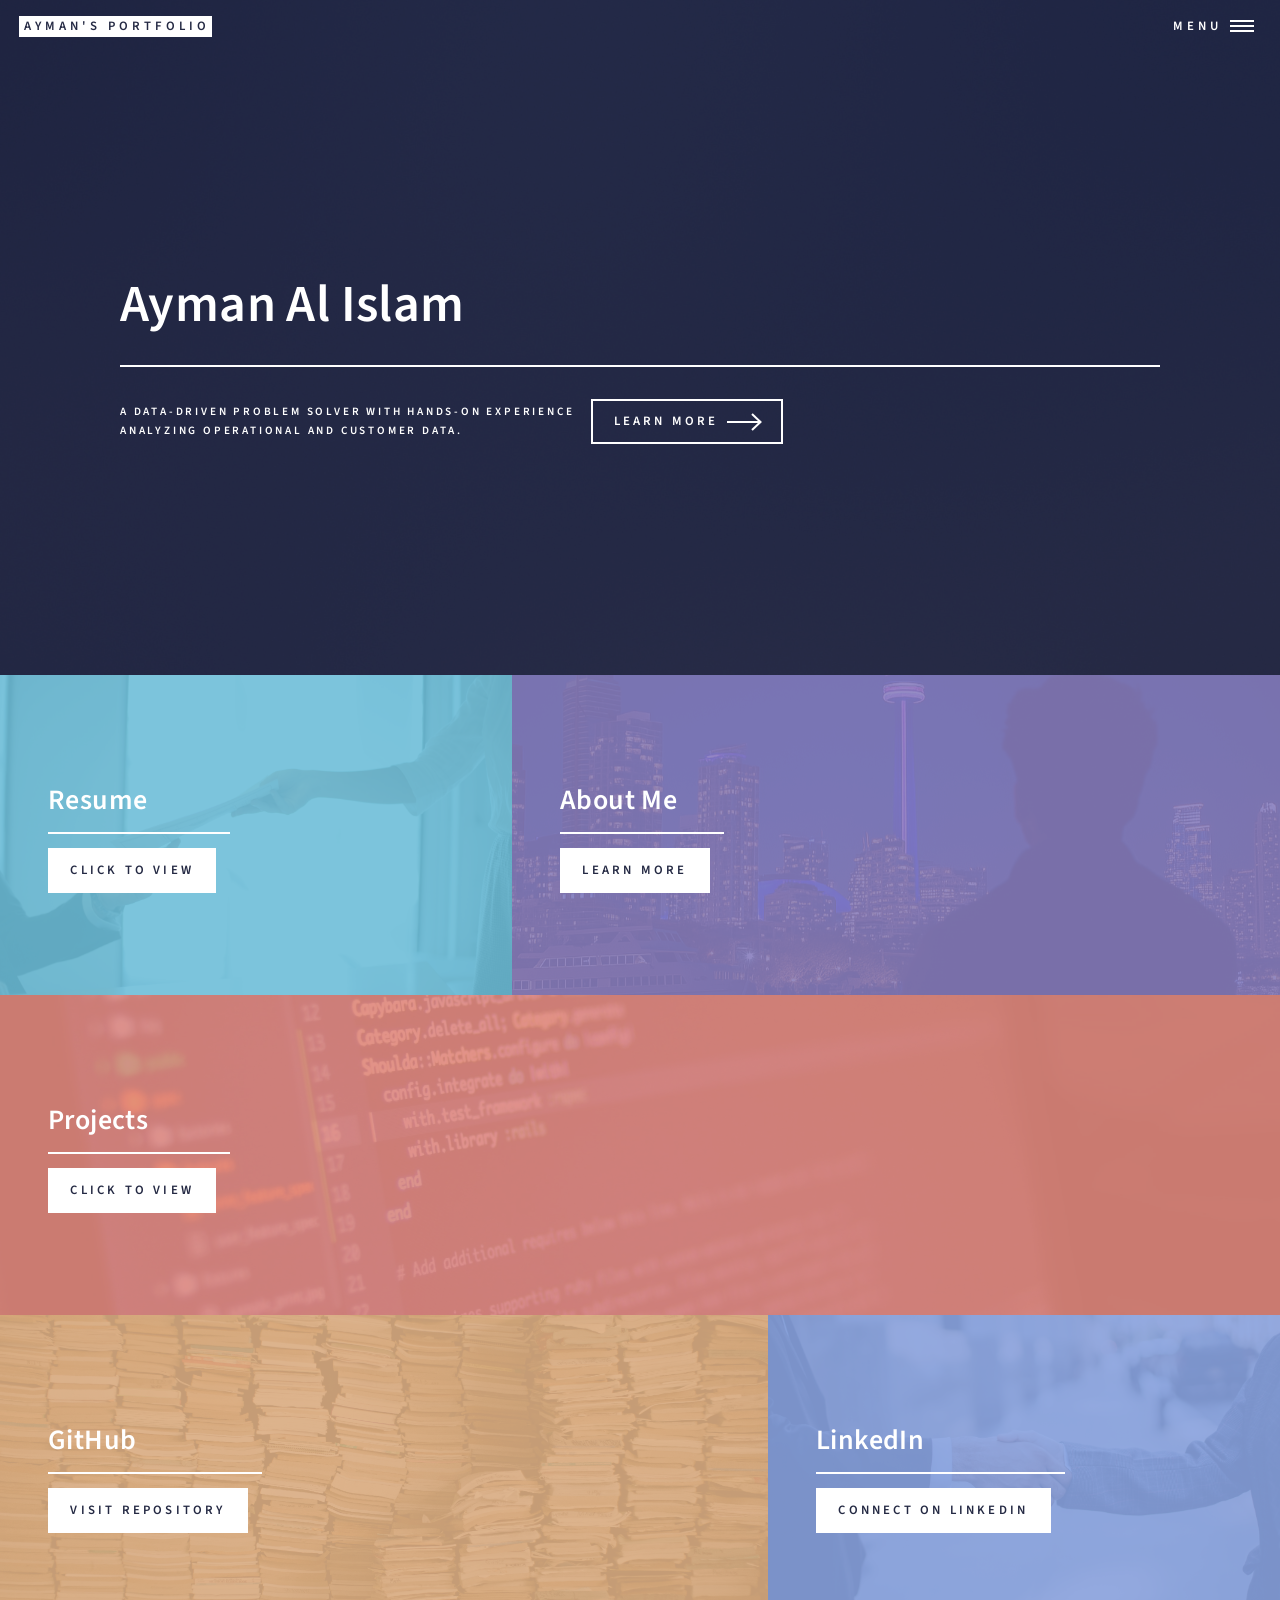
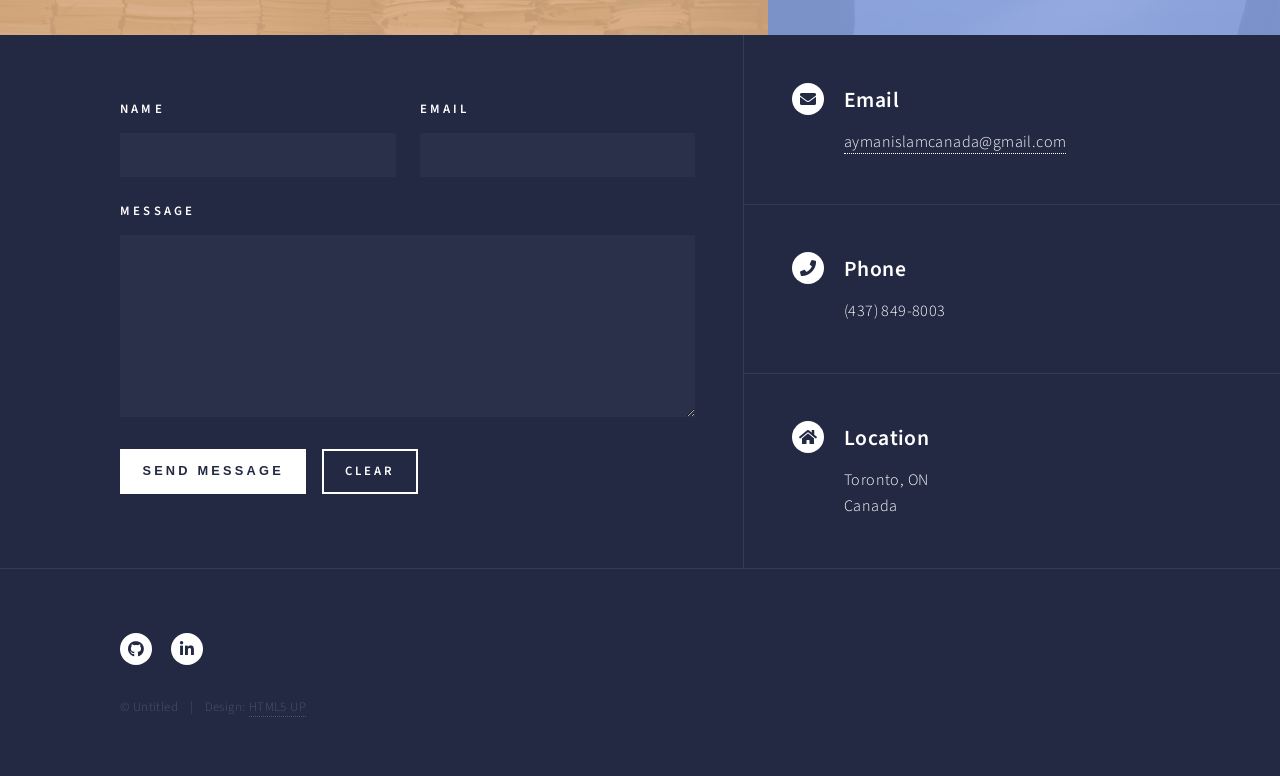
<file: index.html>
<!DOCTYPE HTML>
<!--
	Forty by HTML5 UP
	html5up.net | @ajlkn
	Free for personal and commercial use under the CCA 3.0 license (html5up.net/license)
-->
<html>
	<head>
		<title>Ayman Islam's Portfolio</title>
		<meta charset="utf-8" />
		<meta name="viewport" content="width=device-width, initial-scale=1, user-scalable=no" />
		<link rel="stylesheet" href="assets/css/main.css" />
		<noscript><link rel="stylesheet" href="assets/css/noscript.css" /></noscript>
	</head>
	<body class="is-preload">

		<!-- Wrapper -->
			<div id="wrapper">

				<!-- Header -->
					<header id="header" class="alt">
						<a href="index.html" class="logo"><strong>Ayman's Portfolio</strong></a>
						<nav>
							<a href="#menu">Menu</a>
						</nav>
					</header>

				<!-- Menu -->
					<nav id="menu">
						<ul class="links">
									<li><a href="index.html">Home</a></li>
									<li><a href="aboutme.html">About Me</a></li>
							<li><a href="projects.html">Projects</a></li>
									<li><a href="resume.html">Resume</a></li>
						</ul>
						
					</nav>

				<!-- Banner -->
					<section id="banner" class="major">
						<div class="inner">
							<header class="major">
								<h1>Ayman Al Islam</h1>
							</header>
							<div class="content">
								<p>A Data-driven problem solver with hands-on experience <br />
								analyzing operational and customer data. </p>
								<ul class="actions">
									<li><a href="#one" class="button next scrolly">Learn More</a></li>
								</ul>
							</div>
						</div>
					</section>

				<!-- Main -->
					<div id="main">

						<!-- One -->
							<section id="one" class="tiles">
								<article>
									<span class="image">
										<img src="images/resume.jpg" alt="" />
									</span>
									<header class="major">
													<h3><a href="resume.html" class="link">Resume</a></h3>
										<input type="submit" value="Click to View" class="primary" />
									</header>
								</article>
								<article>
									<span class="image">
										<img src="images/aboutme.png" alt="" />
									</span>
									<header class="major">
													<h3><a href="aboutme.html" class="link">About Me</a></h3>
										<input type="submit" value="Learn More" class="primary" />
									</header>
								</article>
								<article>
									<span class="image">
										<img src="images/projects.jpg" alt="" />
									</span>
									<header class="major">
										<h3><a href="projects.html" class="link">Projects</a></h3>
										<input type="submit" value="Click to View" class="primary" />
									</header>
								</article>
							
								<article>
									<span class="image">
										<img src="images/github.jpg" alt="" />
									</span>
									<header class="major">
										<h3><a href="https://github.com/Ayman244Islam" class="link">GitHub</a></h3>
										<input type="submit" value="Visit Repository" class="primary" />
									</header>
								</article>
								<article>
									<span class="image">
										<img src="images/linkedin.jpg" alt="" />
									</span>
									<header class="major">
										<h3><a href="https://www.linkedin.com/in/ayman-al-islam-1a6909343/" class="link">LinkedIn</a></h3>
										<input type="submit" value="Connect on LinkedIn" class="primary" />
									</header>
								</article>
							</section>

					
			

					</div>

				<!-- Contact -->
					<section id="contact">
						<div class="inner">
							<section>
								<form method="post" action="#">
									<div class="fields">
										<div class="field half">
											<label for="name">Name</label>
											<input type="text" name="name" id="name" />
										</div>
										<div class="field half">
											<label for="email">Email</label>
											<input type="text" name="email" id="email" />
										</div>
										<div class="field">
											<label for="message">Message</label>
											<textarea name="message" id="message" rows="6"></textarea>
										</div>
									</div>
									<ul class="actions">
										<li><button type="button" onclick="sendEmail()" class="primary">Send Message</button></li>
										<li><input type="reset" value="Clear" /></li>
									</ul>
								</form>
							</section>
							<section class="split">
								<section>
									<div class="contact-method">
										<span class="icon solid alt fa-envelope"></span>
										<h3>Email</h3>
										<a href="#">aymanislamcanada@gmail.com</a>
									</div>
								</section>
								<section>
									<div class="contact-method">
										<span class="icon solid alt fa-phone"></span>
										<h3>Phone</h3>
										<span>(437) 849-8003</span>
									</div>
								</section>
								<section>
									<div class="contact-method">
										<span class="icon solid alt fa-home"></span>
										<h3>Location</h3>
										<span>
										Toronto, ON <br />
										Canada</span>
									</div>
								</section>
							</section>
						</div>
					</section>

				<!-- Footer -->
					<footer id="footer">
						<div class="inner">
							<ul class="icons">
								<li><a href="https://github.com/Ayman244Islam" class="icon brands alt fa-github"><span class="label">GitHub</span></a></li>
								<li><a href="https://www.linkedin.com/in/ayman-al-islam-1a6909343/" class="icon brands alt fa-linkedin-in"><span class="label">LinkedIn</span></a></li>
							</ul>
							<ul class="copyright">
								<li>&copy; Untitled</li><li>Design: <a href="https://html5up.net">HTML5 UP</a></li>
							</ul>
						</div>
					</footer>

			</div>

		<!-- Scripts -->
			<script src="assets/js/jquery.min.js"></script>
			<script src="assets/js/jquery.scrolly.min.js"></script>
			<script src="assets/js/jquery.scrollex.min.js"></script>
			<script src="assets/js/browser.min.js"></script>
			<script src="assets/js/breakpoints.min.js"></script>
			<script src="assets/js/util.js"></script>
			<script src="assets/js/main.js"></script>

	</body>
</html>
</file>
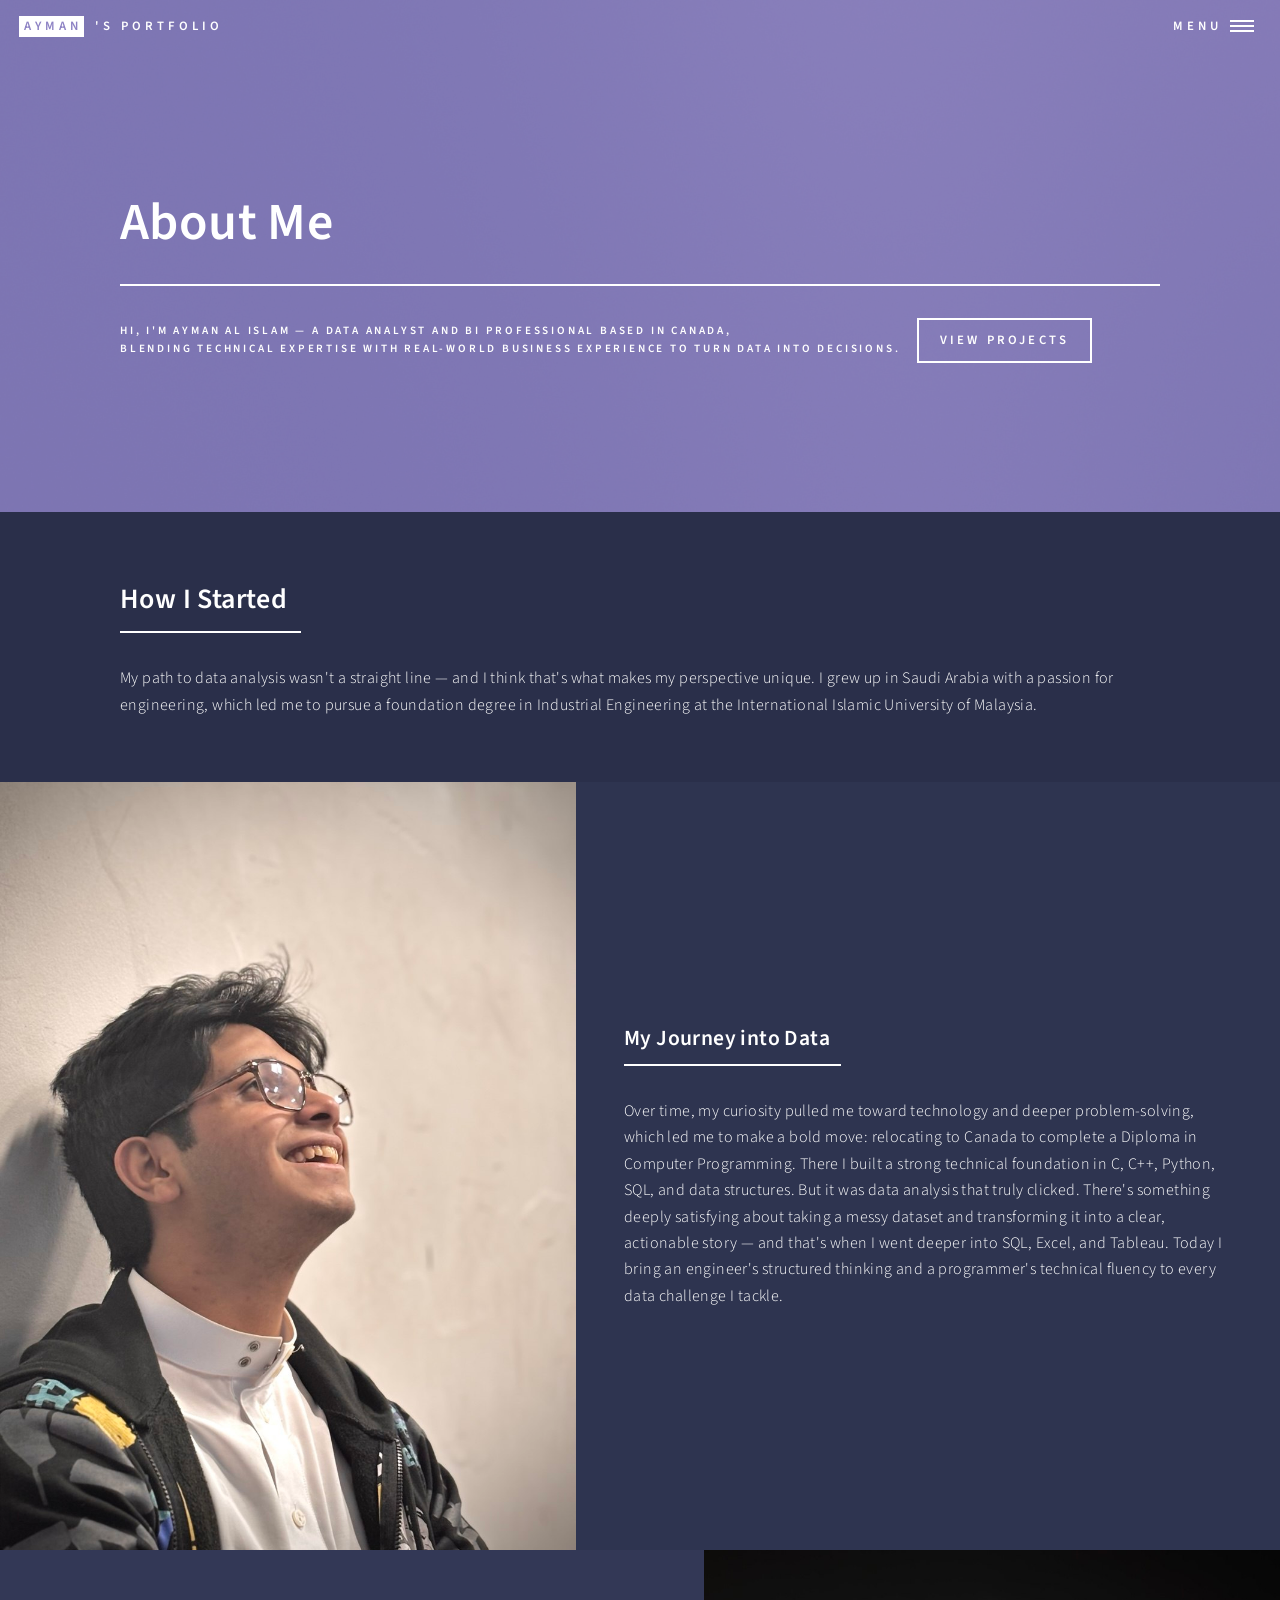
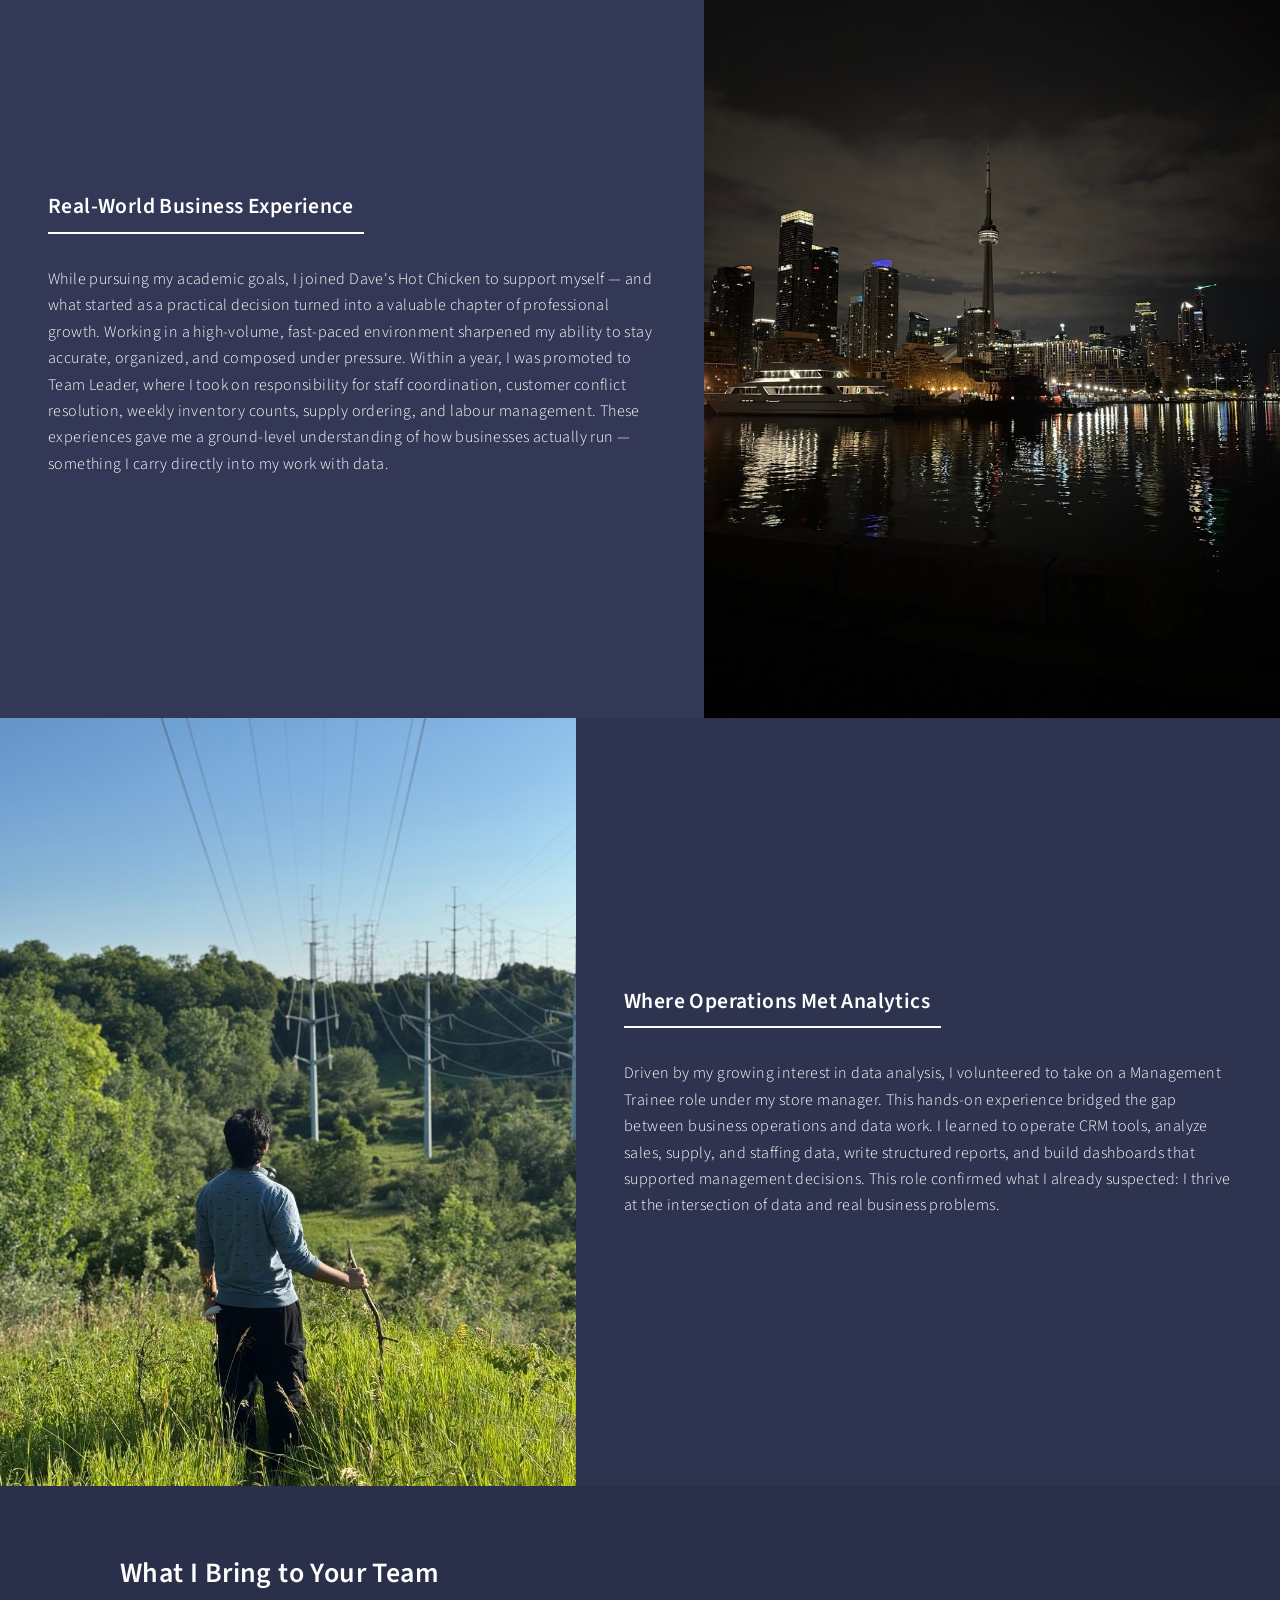
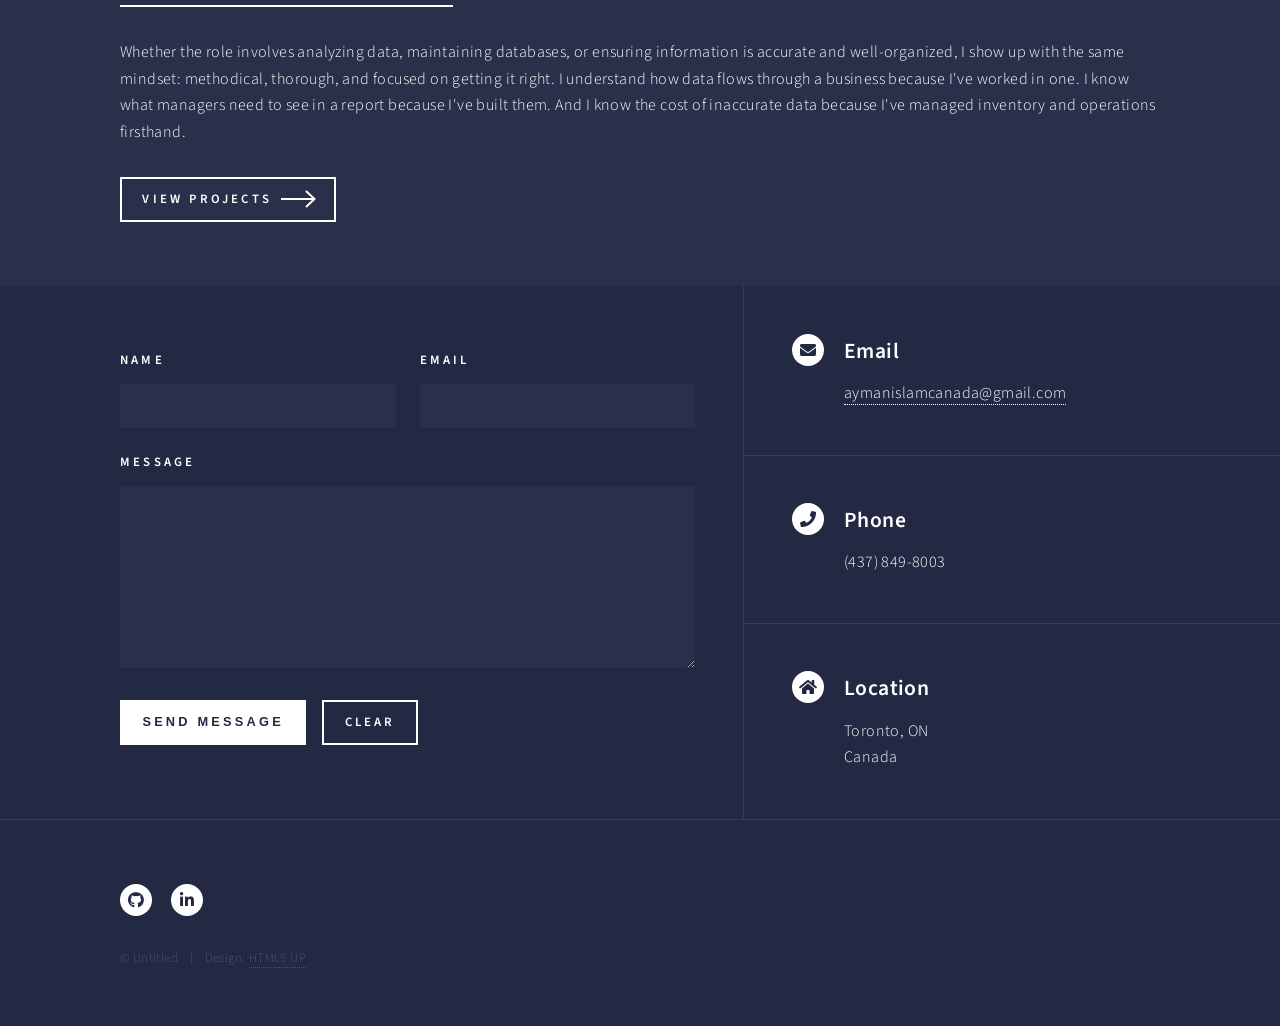
<file: aboutme.html>
<!DOCTYPE HTML>
<!--
	Forty by HTML5 UP
	html5up.net | @ajlkn
	Free for personal and commercial use under the CCA 3.0 license (html5up.net/license)
-->
<html>
	<head>
		<title>About Ayman</title>
		<meta charset="utf-8" />
		<meta name="viewport" content="width=device-width, initial-scale=1, user-scalable=no" />
		<link rel="stylesheet" href="assets/css/main.css" />
		<noscript><link rel="stylesheet" href="assets/css/noscript.css" /></noscript>
	</head>
	<body class="is-preload">

		<!-- Wrapper -->
			<div id="wrapper">

				<!-- Header -->
				<!-- Note: The "styleN" class below should match that of the banner element. -->
					<header id="header" class="alt style2">
						<a href="index.html" class="logo"><strong>Ayman</strong> <span>'s Portfolio</span></a>
						<nav>
							<a href="#menu">Menu</a>
						</nav>
					</header>

				<!-- Menu -->
					<nav id="menu">
						<ul class="links">
									<li><a href="index.html">Home</a></li>
									<li><a href="aboutme.html">About Me</a></li>
							<li><a href="projects.html">Projects</a></li>
									<li><a href="resume.html">Resume</a></li>
						</ul>
					</nav>

				<!-- Banner -->
				<!-- Note: The "styleN" class below should match that of the header element. -->
					<section id="banner" class="style2">
						<div class="inner">
							<span class="image">
								<img src="images/pic07.jpg" alt="" />
							</span>
							<header class="major">
								<h1>About Me</h1>
							</header>
							<div class="content">
								<p>Hi, I'm Ayman Al Islam — a Data Analyst and BI professional based in Canada, <br /> 
									blending technical expertise with real-world business experience to turn data into decisions.</p>
									<ul class="actions">
												<li><a href="projects.html" class="button">View Projects</a></li>
											</ul>
							</div>
						</div>
					</section>

				<!-- Main -->
					<div id="main">

						<!-- One -->
							<section id="one">
								<div class="inner">
									<header class="major">
										<h2>How I Started</h2>
									</header>
									<p>My path to data analysis wasn't a straight line — and I think that's what makes my perspective unique. I grew up in Saudi Arabia with a passion for engineering, which led me to pursue a foundation degree in Industrial Engineering at the International Islamic University of Malaysia.</p>
								</div>
							</section>

						<!-- Two -->
							<section id="two" class="spotlights">
								<section>
								<a href="resume.html" class="image">
										<img src="images/about1.jpg" alt="" data-position="center center" />
									</a>
									<div class="content">
										<div class="inner">
											<header class="major">
												<h3>My Journey into Data</h3>
											</header>
											<p>Over time, my curiosity pulled me toward technology and deeper problem-solving, which led me to make a bold move: relocating to Canada to complete a Diploma in Computer Programming.
There I built a strong technical foundation in C, C++, Python, SQL, and data structures. But it was data analysis that truly clicked. There's something deeply satisfying about taking a messy dataset and transforming it into a clear, actionable story — and that's when I went deeper into SQL, Excel, and Tableau. Today I bring an engineer's structured thinking and a programmer's technical fluency to every data challenge I tackle.</p>
										
										</div>
									</div>
								</section>
								<section>
								<a href="resume.html" class="image">
										<img src="images/about2.jpg" alt="" data-position="top center" />
									</a>
									<div class="content">
										<div class="inner">
											<header class="major">
												<h3>Real-World Business Experience</h3>
											</header>
											<p>While pursuing my academic goals, I joined Dave's Hot Chicken to support myself — and what started as a practical decision turned into a valuable chapter of professional growth. Working in a high-volume, fast-paced environment sharpened my ability to stay accurate, organized, and composed under pressure. Within a year, I was promoted to Team Leader, where I took on responsibility for staff coordination, customer conflict resolution, weekly inventory counts, supply ordering, and labour management.
These experiences gave me a ground-level understanding of how businesses actually run — something I carry directly into my work with data.</p>
											
										</div>
									</div>
								</section>
								<section>
								<a href="resume.html" class="image">
										<img src="images/about3.jpg" alt="" data-position="25% 25%" />
									</a>
									<div class="content">
										<div class="inner">
											<header class="major">
												<h3>Where Operations Met Analytics</h3>
											</header>
											<p>Driven by my growing interest in data analysis, I volunteered to take on a Management Trainee role under my store manager. This hands-on experience bridged the gap between business operations and data work. I learned to operate CRM tools, analyze sales, supply, and staffing data, write structured reports, and build dashboards that supported management decisions. This role confirmed what I already suspected: I thrive at the intersection of data and real business problems.</p>
											
										</div>
									</div>
								</section>
							</section>

						<!-- Three -->
							<section id="three">
								<div class="inner">
									<header class="major">
										<h2>What I Bring to Your Team</h2>
									</header>
									<p>Whether the role involves analyzing data, maintaining databases, or ensuring information is accurate and well-organized, I show up with the same mindset: methodical, thorough, and focused on getting it right. I understand how data flows through a business because I've worked in one. I know what managers need to see in a report because I've built them. And I know the cost of inaccurate data because I've managed inventory and operations firsthand.</p>
									<ul class="actions">
										<li><a href="projects.html" class="button next">View Projects</a></li>
									</ul>
								</div>
							</section>

					</div>

				<!-- Contact -->
					<section id="contact">
						<div class="inner">
							<section>
								<form method="post" action="#">
									<div class="fields">
										<div class="field half">
											<label for="name">Name</label>
											<input type="text" name="name" id="name" />
										</div>
										<div class="field half">
											<label for="email">Email</label>
											<input type="text" name="email" id="email" />
										</div>
										<div class="field">
											<label for="message">Message</label>
											<textarea name="message" id="message" rows="6"></textarea>
										</div>
									</div>
									<ul class="actions">
										<li><button type="button" onclick="sendEmail()" class="primary">Send Message</button></li>
										<li><input type="reset" value="Clear" /></li>
									</ul>
								</form>
							</section>
							<section class="split">
								<section>
									<div class="contact-method">
										<span class="icon solid alt fa-envelope"></span>
										<h3>Email</h3>
										<a href="#">aymanislamcanada@gmail.com</a>
									</div>
								</section>
								<section>
									<div class="contact-method">
										<span class="icon solid alt fa-phone"></span>
										<h3>Phone</h3>
										<span>(437) 849-8003</span>
									</div>
								</section>
								<section>
									<div class="contact-method">
										<span class="icon solid alt fa-home"></span>
										<h3>Location</h3>
										<span>
										Toronto, ON <br />
										Canada</span>
									</div>
								</section>
							</section>
						</div>
					</section>

				<!-- Footer -->
					<footer id="footer">
						<div class="inner">
							<ul class="icons">
								<li><a href="#" class="icon brands alt fa-github"><span class="label">GitHub</span></a></li>
								<li><a href="#" class="icon brands alt fa-linkedin-in"><span class="label">LinkedIn</span></a></li>
							</ul>
							<ul class="copyright">
								<li>&copy; Untitled</li><li>Design: <a href="https://html5up.net">HTML5 UP</a></li>
							</ul>
						</div>
					</footer>

			</div>

		<!-- Scripts -->
			<script src="assets/js/jquery.min.js"></script>
			<script src="assets/js/jquery.scrolly.min.js"></script>
			<script src="assets/js/jquery.scrollex.min.js"></script>
			<script src="assets/js/browser.min.js"></script>
			<script src="assets/js/breakpoints.min.js"></script>
			<script src="assets/js/util.js"></script>
			<script src="assets/js/main.js"></script>

	</body>
</html>
</file>
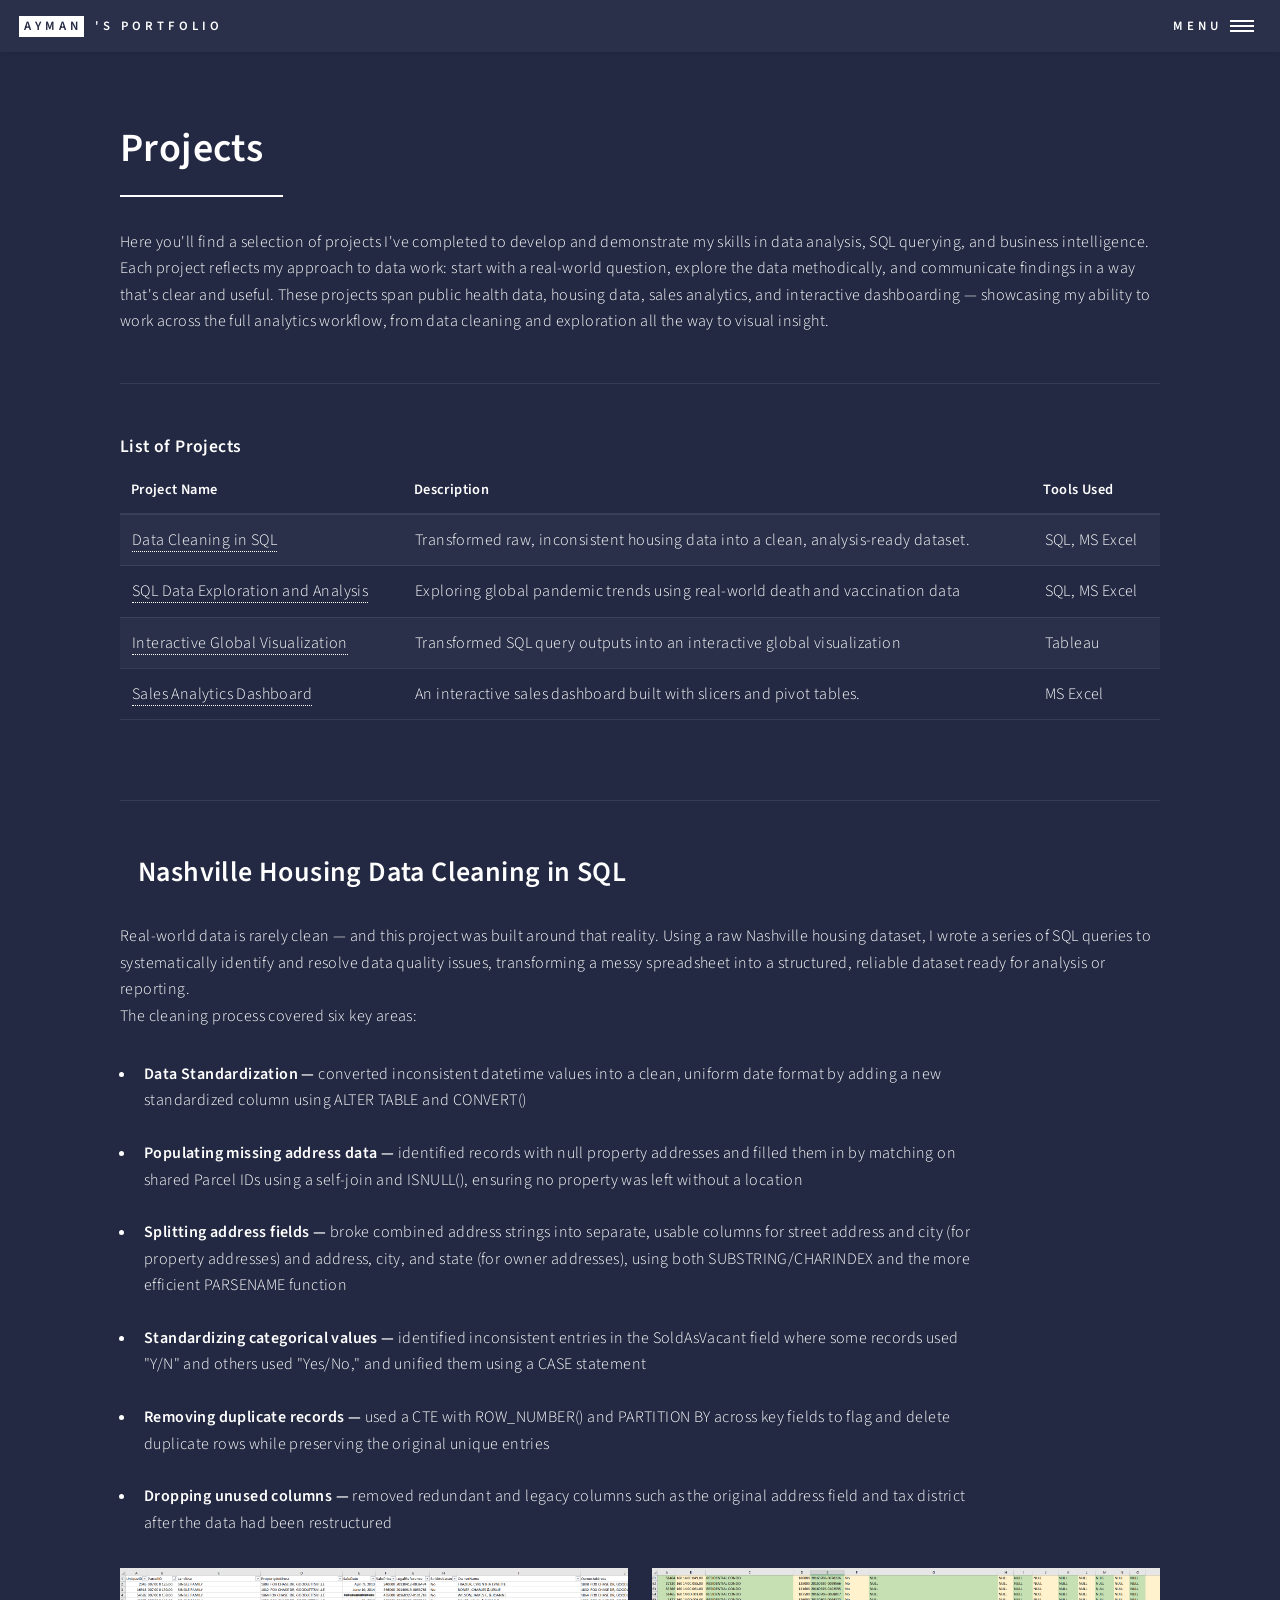
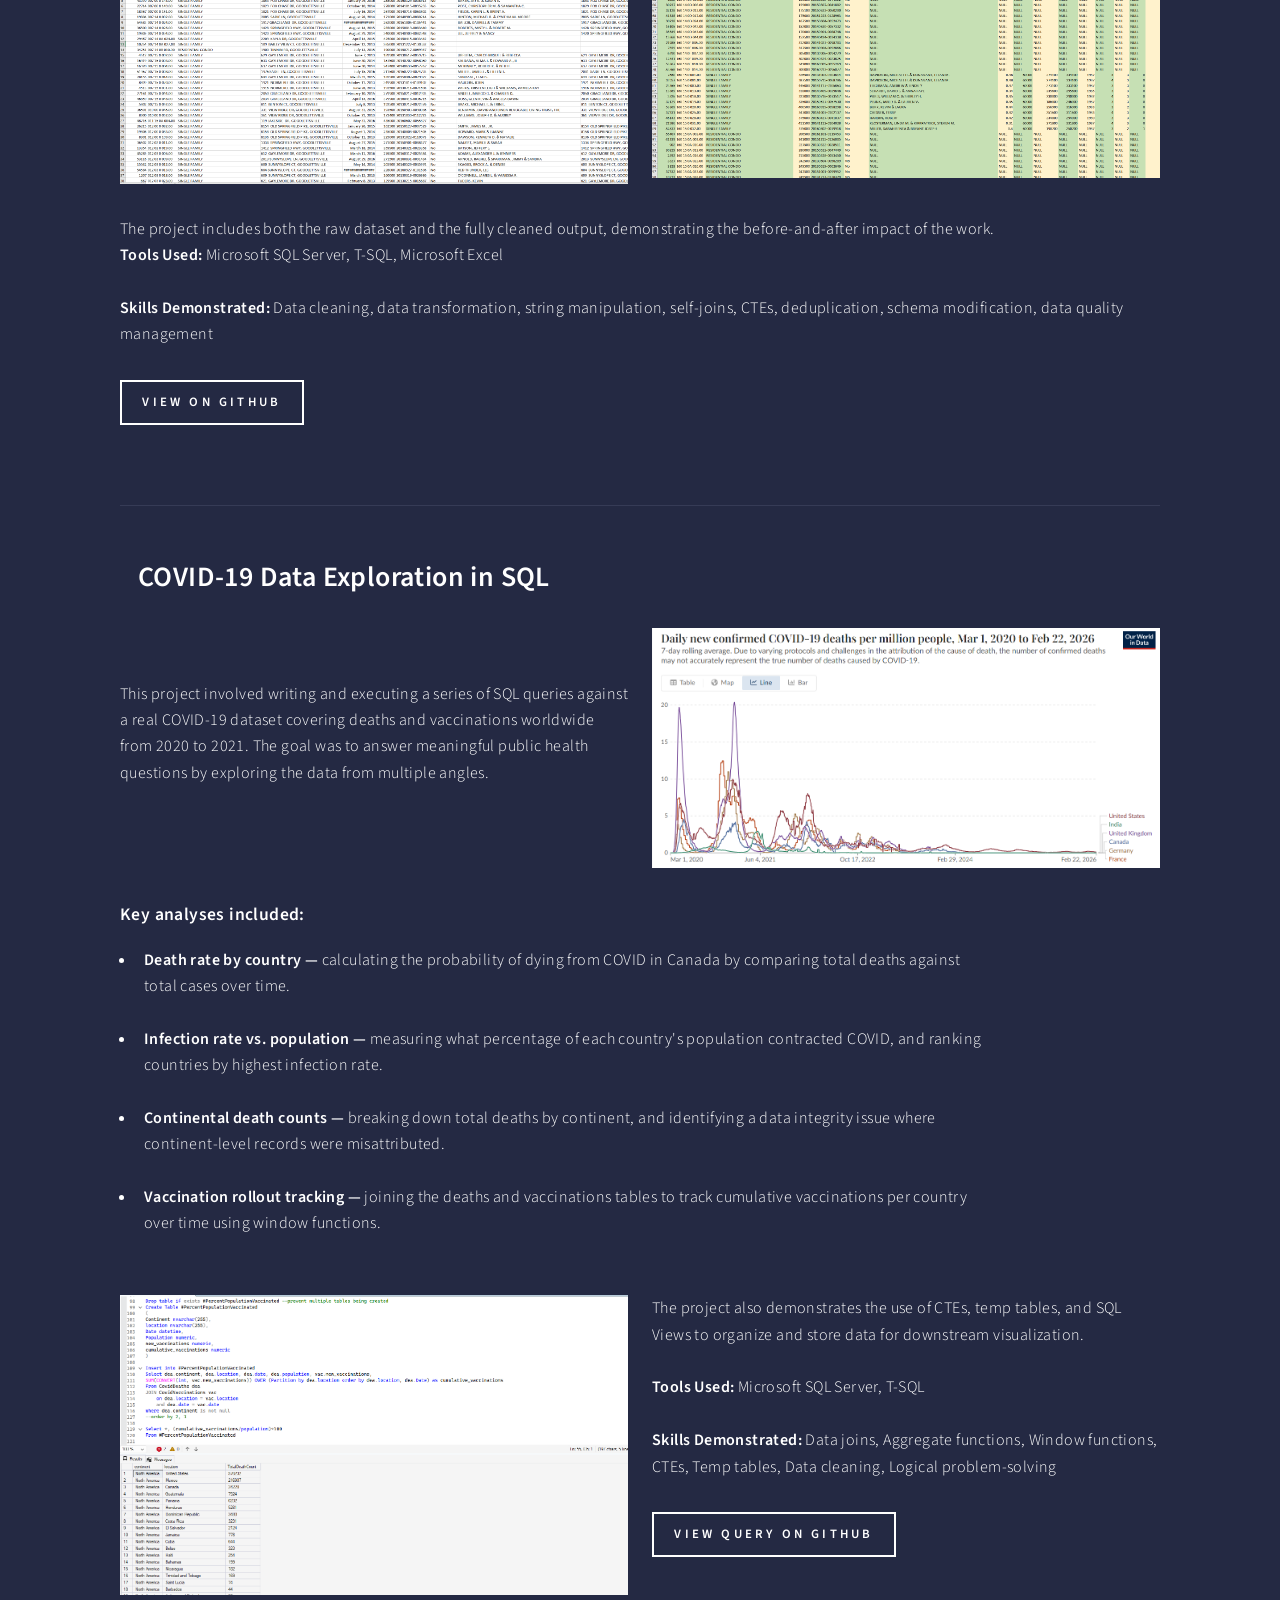
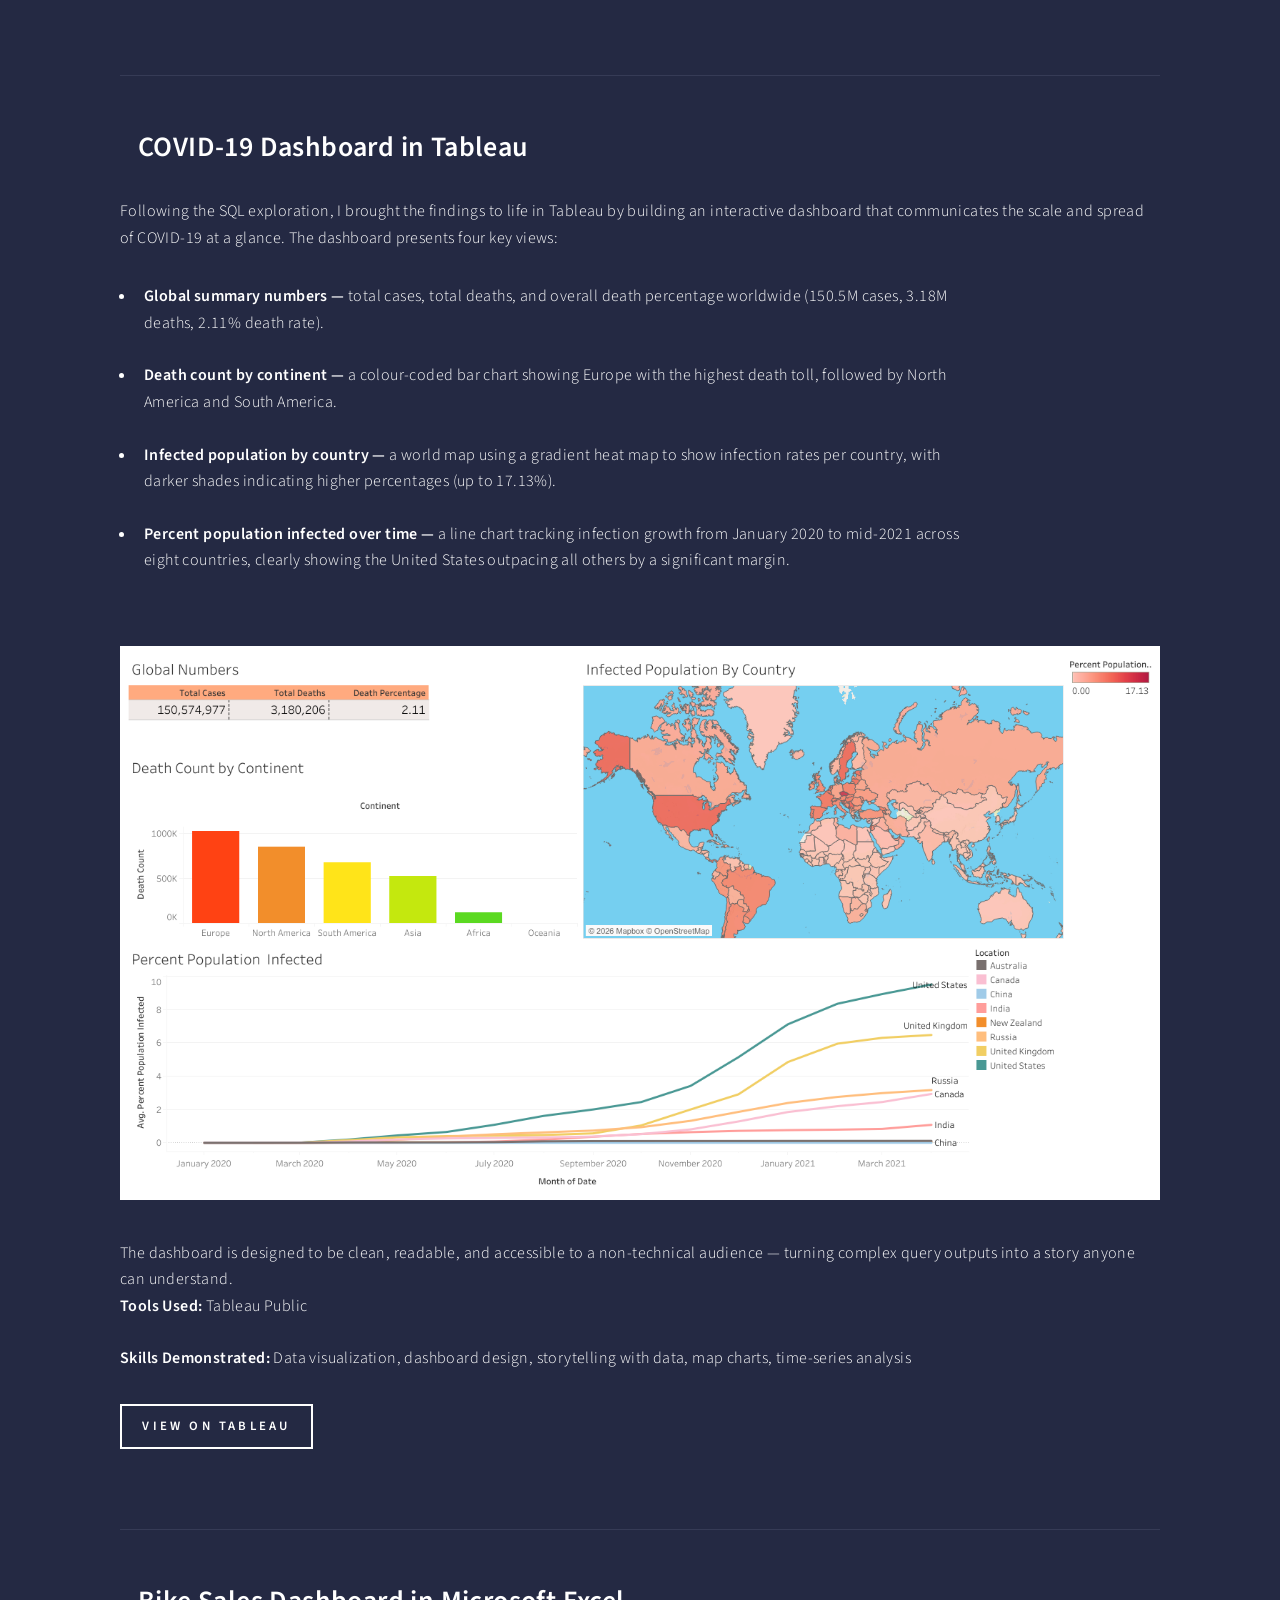
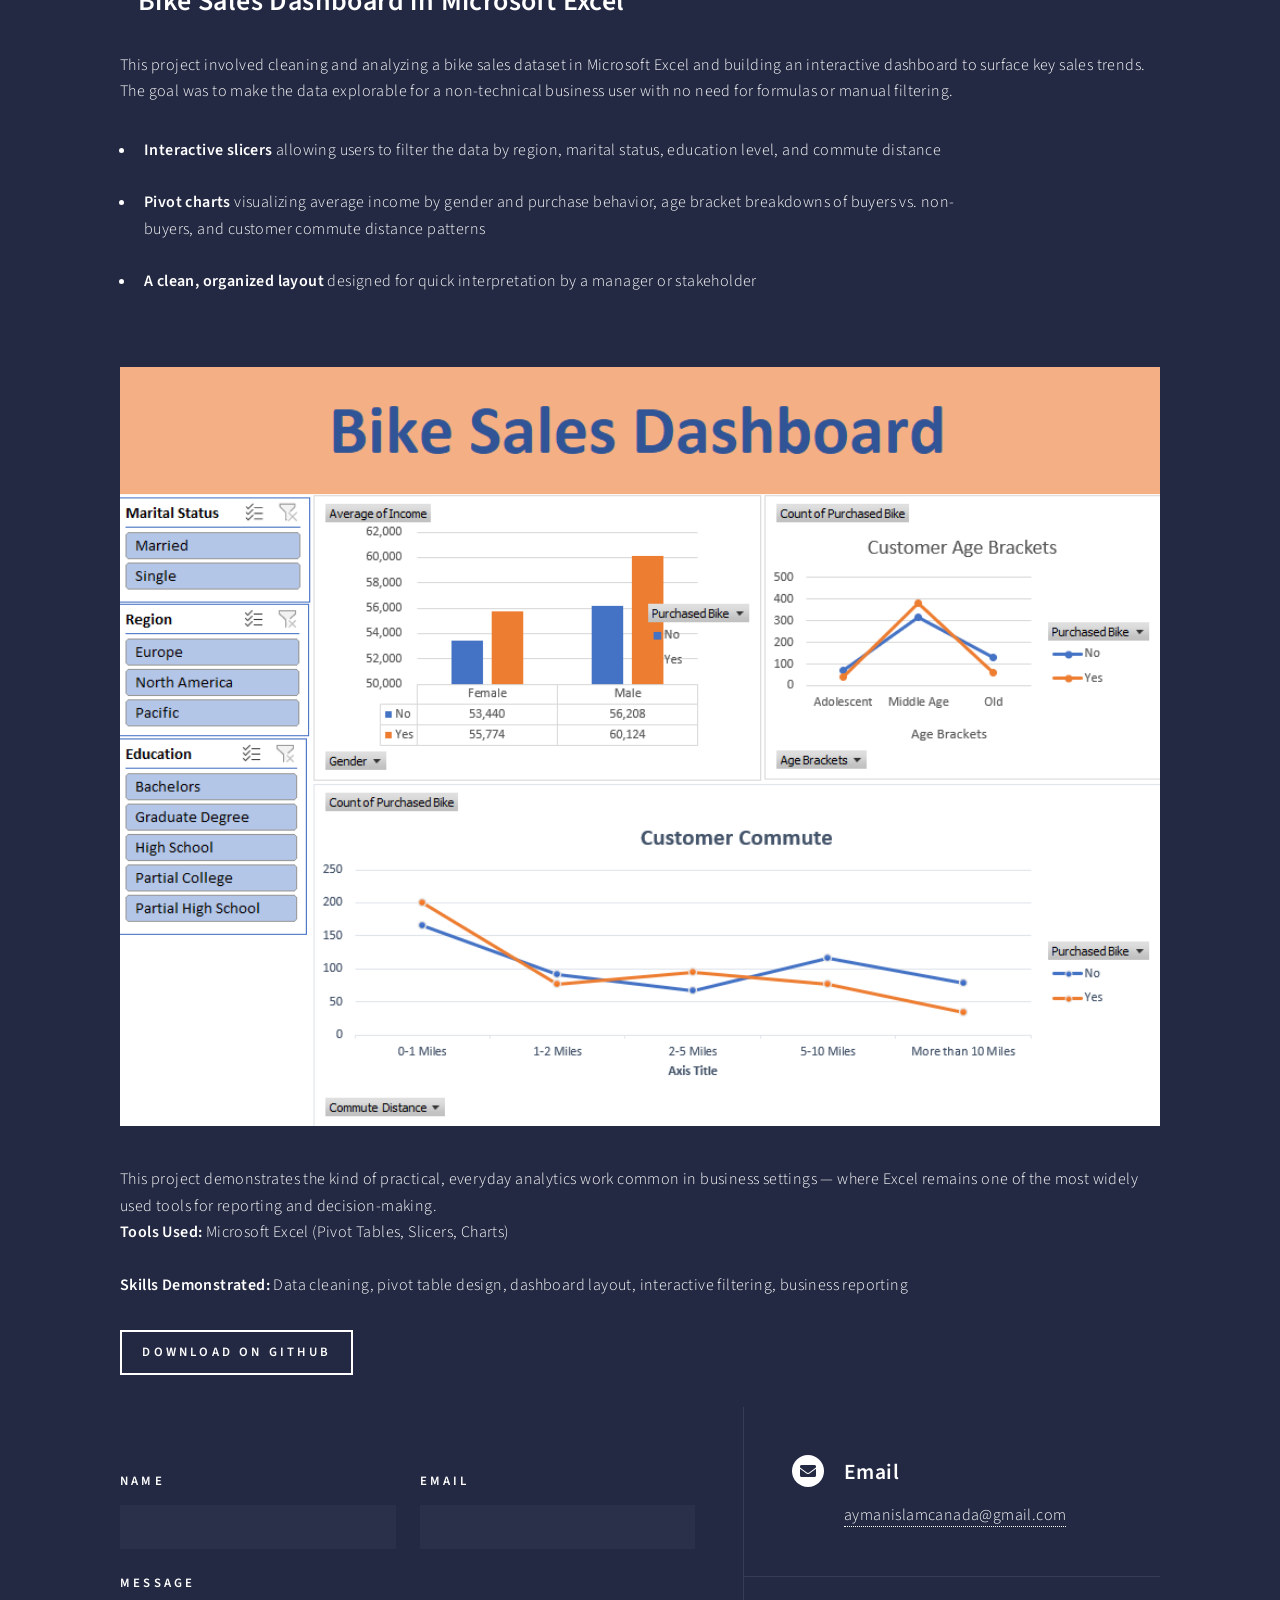
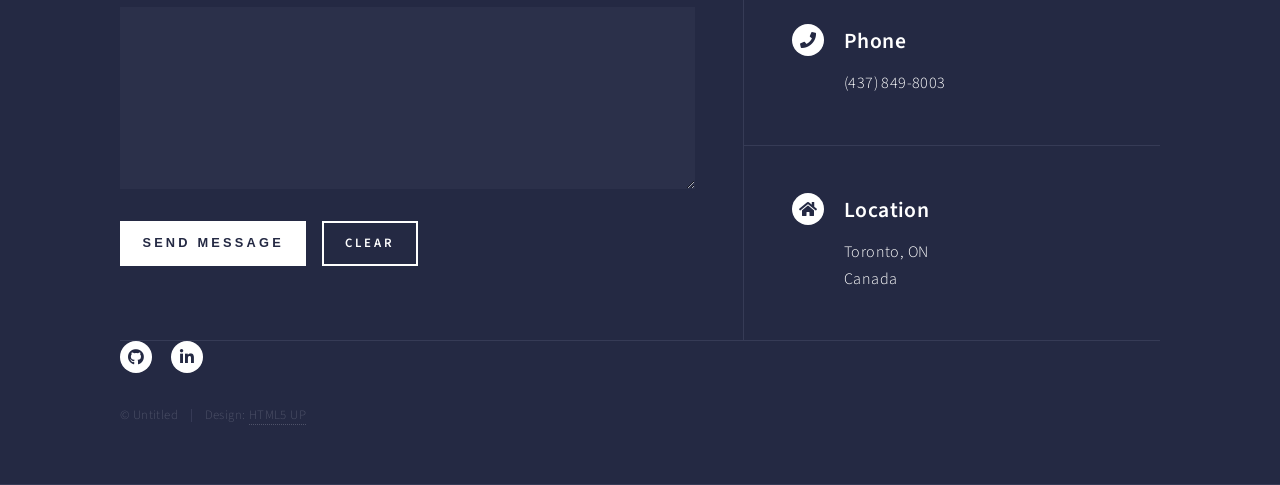
<file: projects.html>
<!DOCTYPE HTML>
<!--
	Forty by HTML5 UP
	html5up.net | @ajlkn
	Free for personal and commercial use under the CCA 3.0 license (html5up.net/license)
-->
<html>
	<head>
		<title>Ayman's Projects</title>
		<meta charset="utf-8" />
		<meta name="viewport" content="width=device-width, initial-scale=1, user-scalable=no" />
		<link rel="stylesheet" href="assets/css/main.css" />
		<noscript><link rel="stylesheet" href="assets/css/noscript.css" /></noscript>
	</head>
	<body class="is-preload">

		<!-- Wrapper -->
			<div id="wrapper">

				<!-- Header -->
					<header id="header">
						<a href="index.html" class="logo"><strong>Ayman</strong> <span>'s Portfolio</span></a>
						<nav>
							<a href="#menu">Menu</a>
						</nav>
					</header>

				<!-- Menu -->
					<nav id="menu">
						<ul class="links">
									<li><a href="index.html">Home</a></li>
									<li><a href="aboutme.html">About Me</a></li>
							<li><a href="projects.html">Projects</a></li>
									<li><a href="resume.html">Resume</a></li>
						</ul>
					</nav>

				<!-- Main -->
					<div id="main" class="alt">

						<!-- One -->
							<section id="one">
								<div class="inner">
									<header class="major">
										<h1>Projects</h1>
									</header>

									<!-- Content -->
										<p>Here you'll find a selection of projects I've completed to develop and demonstrate my skills in data analysis, SQL querying, and business intelligence. Each project reflects my approach to data work: start with a real-world question, explore the data methodically, and communicate findings in a way that's clear and useful. These projects span public health data, housing data, sales analytics, and interactive dashboarding — showcasing my ability to work across the full analytics workflow, from data cleaning and exploration all the way to visual insight.</p >
										
											<hr class="major" id="list_projects" />
												<h4>List of Projects</h4>
													<div class="table-wrapper">
														<table>
															<thead>
																<tr>
																	<th>Project Name</th>
																	<th>Description</th>
																	<th>Tools Used</th>
																</tr>
															</thead>
															<tbody>
																<tr>
																	<td><a href="#nashville-housing">Data Cleaning in SQL</a></td>
																	<td>Transformed raw, inconsistent housing data into a clean, analysis-ready dataset.</td>
																	<td>SQL, MS Excel</td>
																</tr>
																<tr>
																	<td><a href="#covid-exploration">SQL Data Exploration and Analysis</a></td>
																	<td>Exploring global pandemic trends using real-world death and vaccination data</td>
																	<td>SQL, MS Excel</td>
																</tr>
																<tr>
																	<td><a href="#covid-dashboard">Interactive Global Visualization</a></td>
																	<td>Transformed SQL query outputs into an interactive global visualization</td>
																	<td>Tableau</td>
																</tr>
																<tr>
																	<td><a href="#bike-sales">Sales Analytics Dashboard</a></td>
																	<td>An interactive sales dashboard built with slicers and pivot tables.</td>
																	<td>MS Excel</td>
																</tr>
															</tbody>
														</table>
													</div>

									<!-- Project 1: Nashville Housing Data Cleaning in SQL -->

									<hr class="major" id="nashville-housing" />

									<div class="row">
											<h2 ><a href="#list_projects">Nashville Housing Data Cleaning in SQL</a></h2>
												
												<br /><p>Real-world data is rarely clean — and this project was built around that reality. Using a raw Nashville housing dataset, I wrote a series of SQL queries to systematically identify and resolve data quality issues, transforming a messy spreadsheet into a structured, reliable dataset ready for analysis or reporting. <br/>The cleaning process covered six key areas:</p>
								
											<!-- Break -->
											<div class="col-10 col-12-medium">
								
															<ul>
															
																<li><strong>Data Standardization —</strong> converted inconsistent datetime values into a clean, uniform date format by adding a new standardized column using ALTER TABLE and CONVERT()</li><br />
																<li><strong>Populating missing address data —</strong> identified records with null property addresses and filled them in by matching on shared Parcel IDs using a self-join and ISNULL(), ensuring no property was left without a location</li><br />
																<li><strong>Splitting address fields —</strong> broke combined address strings into separate, usable columns for street address and city (for property addresses) and address, city, and state (for owner addresses), using both SUBSTRING/CHARINDEX and the more efficient PARSENAME function</li><br />
																<li><strong>Standardizing categorical values —</strong> identified inconsistent entries in the SoldAsVacant field where some records used "Y/N" and others used "Yes/No," and unified them using a CASE statement</li><br />
																<li><strong>Removing duplicate records —</strong> used a CTE with ROW_NUMBER() and PARTITION BY across key fields to flag and delete duplicate rows while preserving the original unique entries</li><br />
																<li><strong>Dropping unused columns —</strong> removed redundant and legacy columns such as the original address field and tax district after the data had been restructured</li>
															</ul>
													</div>

										
												<div class="col-6 col-12-small">
											
												<span class="image fit"><img src="images/project4-2.png" alt="" /></span>
											</div>

											<div class="col-6 col-12-small">
											
												<span class="image fit"><img src="images/project4-1.png" alt="" /></span>
											</div>
											
											
											
												<p>The project includes both the raw dataset and the fully cleaned output, demonstrating the before-and-after impact of the work.


													<br />
													<strong>Tools Used:</strong> Microsoft SQL Server, T-SQL, Microsoft Excel<br /><br />
													<strong>Skills Demonstrated: </strong> Data cleaning, data transformation, string manipulation, self-joins, CTEs, deduplication, schema modification, data quality management<br />
												<div class="col-10 col-12-medium">
													<ul class="actions">
														<li><a href="https://github.com/Ayman244Islam/Portfolio/blob/main/Excel%20Project%20Dataset.xlsx" target="_blank" rel="noopener noreferrer" class="button">View on GitHub</a></li>
													</ul>
												</div>
											
										</div>	


										<!-- Project 2: COVID-19 Data Exploration in SQL -->
										<hr class="major" id="covid-exploration" />
										<div class="row">
											<h2><a href="#list_projects">COVID-19 Data Exploration in SQL</a></h2>
											<div class="row">
												<div class="col-6 col-12-medium">
												
												<br /><br /><p>This project involved writing and executing a series of SQL queries against a real COVID-19 dataset covering deaths and vaccinations worldwide from 2020 to 2021. The goal was to answer meaningful public health questions by exploring the data from multiple angles.</p>
												</div>
											<div class="col-6 col-12-small">
											
												<span class="image fit"><img src="images/coviddb.png" alt="" /></span>
											</div>
											<!-- Break -->
											<div class="col-10 col-12-medium">
											
												<h4>Key analyses included:</h4>
															<ul>
															
																<li><strong>Death rate by country —</strong> calculating the probability of dying from COVID in Canada by comparing total deaths against total cases over time.</li><br />
																<li><strong>Infection rate vs. population —</strong> measuring what percentage of each country's population contracted COVID, and ranking countries by highest infection rate.</li><br />
																<li><strong>Continental death counts —</strong> breaking down total deaths by continent, and identifying a data integrity issue where continent-level records were misattributed.</li><br />
																<li><strong>Vaccination rollout tracking —</strong> joining the deaths and vaccinations tables to track cumulative vaccinations per country over time using window functions.</li><br />
															</ul>
												</div>
											</div>

					
											<div class="col-6 col-12-small">
											
												<span class="image fit"><img src="images/sqlquery.png" alt="" /></span>
											</div>
											<div class="col-6 col-12-medium">
											
												<p>The project also demonstrates the use of CTEs, temp tables, and SQL Views to organize and store data for downstream visualization.<br />
													<br />
													<strong>Tools Used:</strong> Microsoft SQL Server, T-SQL<br /><br />
													<strong>Skills Demonstrated:</strong> Data joins, Aggregate functions, Window functions, CTEs, Temp tables, Data cleaning, Logical problem-solving
													
													<ul class="actions">
												<li><a href="https://github.com/Ayman244Islam/Portfolio/blob/main/COVID%20SQL%20Project.sql" target="_blank" rel="noopener noreferrer" class="button">View Query on Github</a></li>
											</ul>
											</div>
										</div>



										<!-- Project 3: COVID-19 Dashboard in Tableau -->

									<hr class="major" id="covid-dashboard" />
									<div class="row">
											<h2><a href="#list_projects">COVID-19 Dashboard in Tableau</a></h2>
												
												<br /><p>Following the SQL exploration, I brought the findings to life in Tableau by building an interactive dashboard that communicates the scale and spread of COVID-19 at a glance. The dashboard presents four key views:</p>
								
											<!-- Break -->
											<div class="col-10 col-12-medium">
										
															<ul>
															
																<li><strong>Global summary numbers —</strong> total cases, total deaths, and overall death percentage worldwide (150.5M cases, 3.18M deaths, 2.11% death rate).</li><br />
																<li><strong>Death count by continent — </strong> a colour-coded bar chart showing Europe with the highest death toll, followed by North America and South America.</li><br />
																<li><strong>Infected population by country —</strong> a world map using a gradient heat map to show infection rates per country, with darker shades indicating higher percentages (up to 17.13%).</li><br />
																<li><strong>Percent population infected over time —</strong> a line chart tracking infection growth from January 2020 to mid-2021 across eight countries, clearly showing the United States outpacing all others by a significant margin.</li>
															</ul>
											</div>

												<span class="image main"><img src="images/dashboard.png" alt="" /></span>
											
											
											
												<p>The dashboard is designed to be clean, readable, and accessible to a non-technical audience — turning complex query outputs into a story anyone can understand.


													<br />
													<strong>Tools Used:</strong> Tableau Public<br /><br />
													<strong>Skills Demonstrated: </strong> Data visualization, dashboard design, storytelling with data, map charts, time-series analysis<br />
												<div class="col-10 col-12-medium">
													<ul class="actions">
														<li><a href="https://public.tableau.com/views/COVIDDashboard_17781076279000/Dashboard1?:language=en-US&:sid=&:redirect=auth&:display_count=n&:origin=viz_share_link" target="_blank" rel="noopener noreferrer" class="button">View on Tableau</a></li>
													</ul>
												</div>
											
										</div>



										<!-- Project 4: Bike Sales Dashboard in Microsoft Excel -->

									<hr class="major" id="bike-sales" />

																		
									<div class="row">
											<h2 ><a href="#list_projects">Bike Sales Dashboard in Microsoft Excel</a></h2>
												
												<br /><p>This project involved cleaning and analyzing a bike sales dataset in Microsoft Excel and building an interactive dashboard to surface key sales trends. The goal was to make the data explorable for a non-technical business user with no need for formulas or manual filtering.</p>
								
											<!-- Break -->
											<div class="col-10 col-12-medium">
										
															<ul>
															
																<li><strong>Interactive slicers</strong> allowing users to filter the data by region, marital status, education level, and commute distance</li><br />
																<li><strong>Pivot charts </strong> visualizing average income by gender and purchase behavior, age bracket breakdowns of buyers vs. non-buyers, and customer commute distance patterns</li><br />
																<li><strong>A clean, organized layout</strong> designed for quick interpretation by a manager or stakeholder</li>
															</ul>
											</div>

												<span class="image main"><img src="images/bikesale.png" alt="" /></span>
											
											
											
												<p>This project demonstrates the kind of practical, everyday analytics work common in business settings — where Excel remains one of the most widely used tools for reporting and decision-making.


													<br />
													<strong>Tools Used:</strong> Microsoft Excel (Pivot Tables, Slicers, Charts)<br /><br />
													<strong>Skills Demonstrated: </strong> Data cleaning, pivot table design, dashboard layout, interactive filtering, business reporting<br />
												<div class="col-10 col-12-medium">
													<ul class="actions">
														<li><a href="https://github.com/Ayman244Islam/Portfolio/blob/main/Excel%20Project%20Dataset.xlsx" target="_blank" rel="noopener noreferrer" class="button">Download on GitHub</a></li>
													</ul>
												</div>
											
										</div>

										

				<!-- Contact -->
					<section id="contact">
						<div class="inner">
							<section>
								<form method="post" action="#">
									<div class="fields">
										<div class="field half">
											<label for="name">Name</label>
											<input type="text" name="name" id="name" />
										</div>
										<div class="field half">
											<label for="email">Email</label>
											<input type="text" name="email" id="email" />
										</div>
										<div class="field">
											<label for="message">Message</label>
											<textarea name="message" id="message" rows="6"></textarea>
										</div>
									</div>
									<ul class="actions">
										<li><button type="button" onclick="sendEmail()" class="primary">Send Message</button></li>
										<li><input type="reset" value="Clear" /></li>
									</ul>
								</form>
							</section>
							<section class="split">
								<section>
									<div class="contact-method">
										<span class="icon solid alt fa-envelope"></span>
										<h3>Email</h3>
										<a href="#">aymanislamcanada@gmail.com</a>
									</div>
								</section>
								<section>
									<div class="contact-method">
										<span class="icon solid alt fa-phone"></span>
										<h3>Phone</h3>
										<span>(437) 849-8003</span>
									</div>
								</section>
								<section>
									<div class="contact-method">
										<span class="icon solid alt fa-home"></span>
										<h3>Location</h3>
										<span>
										Toronto, ON <br />
										Canada</span>
									</div>
								</section>
							</section>
						</div>
					</section>

				<!-- Footer -->
					<footer id="footer">
						<div class="inner">
							<ul class="icons">
								<li><a href="#" class="icon brands alt fa-github"><span class="label">GitHub</span></a></li>
								<li><a href="#" class="icon brands alt fa-linkedin-in"><span class="label">LinkedIn</span></a></li>
							</ul>
							<ul class="copyright">
								<li>&copy; Untitled</li><li>Design: <a href="https://html5up.net">HTML5 UP</a></li>
							</ul>
						</div>
					</footer>

			</div>

		<!-- Scripts -->
			<script src="assets/js/jquery.min.js"></script>
			<script src="assets/js/jquery.scrolly.min.js"></script>
			<script src="assets/js/jquery.scrollex.min.js"></script>
			<script src="assets/js/browser.min.js"></script>
			<script src="assets/js/breakpoints.min.js"></script>
			<script src="assets/js/util.js"></script>
			<script src="assets/js/main.js"></script>

			<script>
				function sendEmail() {
					var name = document.getElementById('name').value;
					var email = document.getElementById('email').value;
					var message = document.getElementById('message').value;
					
					if (!name || !email || !message) {
						alert('Please fill in all fields before sending.');
						return;
					}
					
					var subject = encodeURIComponent(name);
					var body = encodeURIComponent('From: ' + email + '\n\n' + message);
					var mailtoLink = 'mailto:aymanislamcanada@gmail.com?subject=' + subject + '&body=' + body;
					
					window.location.href = mailtoLink;
				}
			</script>

	</body>
</html>
</file>
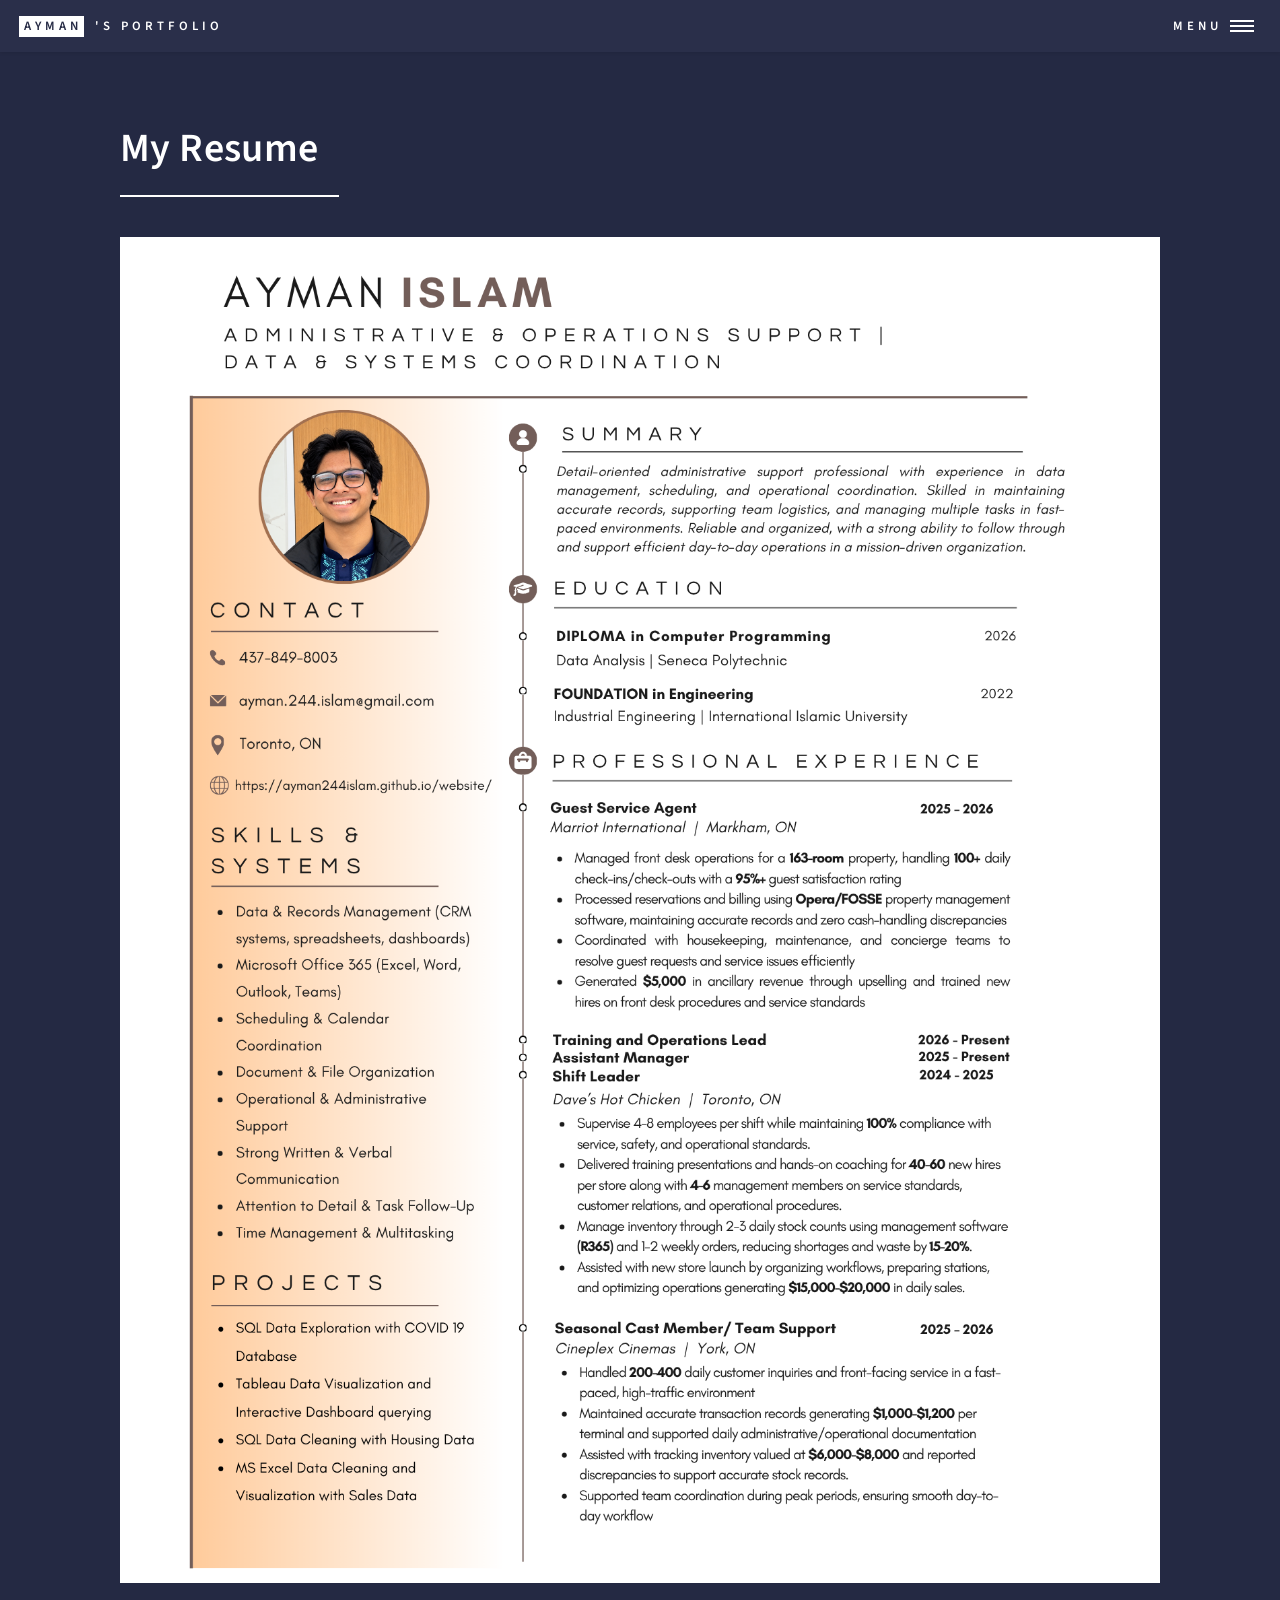
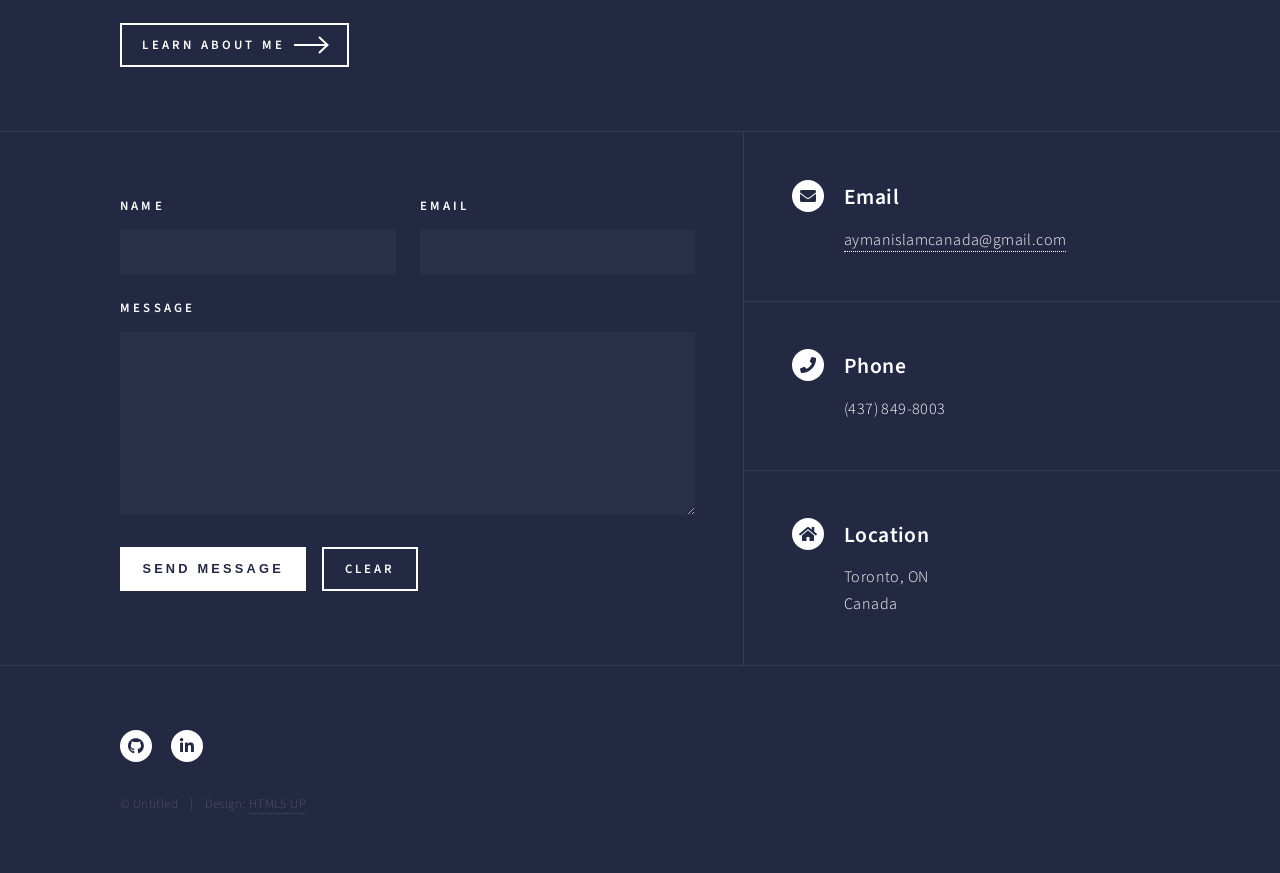
<file: resume.html>
<!DOCTYPE HTML>
<!--
	Forty by HTML5 UP
	html5up.net | @ajlkn
	Free for personal and commercial use under the CCA 3.0 license (html5up.net/license)
-->
<html>
	<head>
		<title>Ayman's Resume</title>
		<meta charset="utf-8" />
		<meta name="viewport" content="width=device-width, initial-scale=1, user-scalable=no" />
		<link rel="stylesheet" href="assets/css/main.css" />
		<noscript><link rel="stylesheet" href="assets/css/noscript.css" /></noscript>
	</head>
	<body class="is-preload">

		<!-- Wrapper -->
			<div id="wrapper">

				<!-- Header -->
					<header id="header">
						<a href="index.html" class="logo"><strong>Ayman</strong> <span>'s Portfolio</span></a>
						<nav>
							<a href="#menu">Menu</a>
						</nav>
					</header>

				<!-- Menu -->
					<nav id="menu">
						<ul class="links">
									<li><a href="index.html">Home</a></li>
									<li><a href="aboutme.html">About Me</a></li>
							<li><a href="projects.html">Projects</a></li>
									<li><a href="resume.html">Resume</a></li>
							</ul>
							<ul class="icons">
								<li><a href="https://github.com/Ayman244Islam" class="icon brands alt fa-github"><span class="label">GitHub</span></a></li>
								<li><a href="https://www.linkedin.com/in/ayman-al-islam-1a6909343/" class="icon brands alt fa-linkedin-in"><span class="label">LinkedIn</span></a></li>
							</ul>
					</nav>

				<!-- Main -->
					<div id="main" class="alt">

						<!-- One -->
							<section id="one">
								<div class="inner">
									<header class="major">
										<h1>My Resume</h1>
									</header>
									<span class="image main"><img src="images/CV6.png" alt="" /></span>
																		<ul class="actions">
													<li><a href="aboutme.html" class="button next">Learn About Me</a></li>
									</ul>
								</div>
							</section>

					</div>

				<!-- Contact -->
					<section id="contact">
						<div class="inner">
							<section>
								<form method="post" action="#">
									<div class="fields">
										<div class="field half">
											<label for="name">Name</label>
											<input type="text" name="name" id="name" />
										</div>
										<div class="field half">
											<label for="email">Email</label>
											<input type="text" name="email" id="email" />
										</div>
										<div class="field">
											<label for="message">Message</label>
											<textarea name="message" id="message" rows="6"></textarea>
										</div>
									</div>
									<ul class="actions">
										<li><button type="button" onclick="sendEmail()" class="primary">Send Message</button></li>
										<li><input type="reset" value="Clear" /></li>
									</ul>
								</form>
							</section>
							<section class="split">
								<section>
									<div class="contact-method">
										<span class="icon solid alt fa-envelope"></span>
										<h3>Email</h3>
										<a href="#">aymanislamcanada@gmail.com</a>
									</div>
								</section>
								<section>
									<div class="contact-method">
										<span class="icon solid alt fa-phone"></span>
										<h3>Phone</h3>
										<span>(437) 849-8003</span>
									</div>
								</section>
								<section>
									<div class="contact-method">
										<span class="icon solid alt fa-home"></span>
										<h3>Location</h3>
										<span>
										Toronto, ON <br />
										Canada</span>
									</div>
								</section>
							</section>
						</div>
					</section>

				<!-- Footer -->
					<footer id="footer">
						<div class="inner">
							<ul class="icons">
								<li><a href="https://github.com/Ayman244Islam" class="icon brands alt fa-github"><span class="label">GitHub</span></a></li>
								<li><a href="https://www.linkedin.com/in/ayman-al-islam-1a6909343/" class="icon brands alt fa-linkedin-in"><span class="label">LinkedIn</span></a></li>
							</ul>
							<ul class="copyright">
								<li>&copy; Untitled</li><li>Design: <a href="https://html5up.net">HTML5 UP</a></li>
							</ul>
						</div>
					</footer>

			</div>

		<!-- Scripts -->
			<script src="assets/js/jquery.min.js"></script>
			<script src="assets/js/jquery.scrolly.min.js"></script>
			<script src="assets/js/jquery.scrollex.min.js"></script>
			<script src="assets/js/browser.min.js"></script>
			<script src="assets/js/breakpoints.min.js"></script>
			<script src="assets/js/util.js"></script>
			<script src="assets/js/main.js"></script>

	</body>
</html>
</file>
<file: assets/css/noscript.css>
/*
	Forty by HTML5 UP
	html5up.net | @ajlkn
	Free for personal and commercial use under the CCA 3.0 license (html5up.net/license)
*/

/* Banner */

	body.is-preload #banner:after {
		opacity: 0.85;
	}

	body.is-preload #banner > .inner {
		-moz-filter: none;
		-webkit-filter: none;
		-ms-filter: none;
		filter: none;
		-moz-transform: none;
		-webkit-transform: none;
		-ms-transform: none;
		transform: none;
		opacity: 1;
	}
</file>
<file: assets/css/main.css>
@import url(fontawesome-all.min.css);
@import url("https://fonts.googleapis.com/css?family=Source+Sans+Pro:300,300italic,600,600italic");

/*
	Forty by HTML5 UP
	html5up.net | @ajlkn
	Free for personal and commercial use under the CCA 3.0 license (html5up.net/license)
*/

html, body, div, span, applet, object,
iframe, h1, h2, h3, h4, h5, h6, p, blockquote,
pre, a, abbr, acronym, address, big, cite,
code, del, dfn, em, img, ins, kbd, q, s, samp,
small, strike, strong, sub, sup, tt, var, b,
u, i, center, dl, dt, dd, ol, ul, li, fieldset,
form, label, legend, table, caption, tbody,
tfoot, thead, tr, th, td, article, aside,
canvas, details, embed, figure, figcaption,
footer, header, hgroup, menu, nav, output, ruby,
section, summary, time, mark, audio, video {
	margin: 0;
	padding: 0;
	border: 0;
	font-size: 100%;
	font: inherit;
	vertical-align: baseline;}

article, aside, details, figcaption, figure,
footer, header, hgroup, menu, nav, section {
	display: block;}

body {
	line-height: 1;
}

ol, ul {
	list-style: none;
}

blockquote, q {
	quotes: none;
}

	blockquote:before, blockquote:after, q:before, q:after {
		content: '';
		content: none;
	}

table {
	border-collapse: collapse;
	border-spacing: 0;
}

body {
	-webkit-text-size-adjust: none;
}

mark {
	background-color: transparent;
	color: inherit;
}

input::-moz-focus-inner {
	border: 0;
	padding: 0;
}

input, select, textarea {
	-moz-appearance: none;
	-webkit-appearance: none;
	-ms-appearance: none;
	appearance: none;
}

/* Basic */

	@-ms-viewport {
		width: device-width;
	}

	body {
		-ms-overflow-style: scrollbar;
	}

	@media screen and (max-width: 480px) {

		html, body {
			min-width: 320px;
		}

	}

	html {
		box-sizing: border-box;
	}

	*, *:before, *:after {
		box-sizing: inherit;
	}

	body {
		background: #242943;
	}

		body.is-preload *, body.is-preload *:before, body.is-preload *:after {
			-moz-animation: none !important;
			-webkit-animation: none !important;
			-ms-animation: none !important;
			animation: none !important;
			-moz-transition: none !important;
			-webkit-transition: none !important;
			-ms-transition: none !important;
			transition: none !important;
		}

/* Type */

	body, input, select, textarea {
		color: #ffffff;
		font-family: "Source Sans Pro", Helvetica, sans-serif;
		font-size: 17pt;
		font-weight: 300;
		letter-spacing: 0.025em;
		line-height: 1.65;
	}

		@media screen and (max-width: 1680px) {

			body, input, select, textarea {
				font-size: 14pt;
			}

		}

		@media screen and (max-width: 1280px) {

			body, input, select, textarea {
				font-size: 12pt;
			}

		}

		@media screen and (max-width: 360px) {

			body, input, select, textarea {
				font-size: 11pt;
			}

		}

	a {
		-moz-transition: color 0.2s ease-in-out, border-bottom-color 0.2s ease-in-out;
		-webkit-transition: color 0.2s ease-in-out, border-bottom-color 0.2s ease-in-out;
		-ms-transition: color 0.2s ease-in-out, border-bottom-color 0.2s ease-in-out;
		transition: color 0.2s ease-in-out, border-bottom-color 0.2s ease-in-out;
		border-bottom: dotted 1px;
		color: inherit;
		text-decoration: none;
	}

		a:hover {
			border-bottom-color: transparent;
			color: #9bf1ff !important;
		}

		a:active {
			color: #53e3fb !important;
		}

	strong, b {
		color: #ffffff;
		font-weight: 600;
	}

	em, i {
		font-style: italic;
	}

	p {
		margin: 0 0 2em 0;
	}

	h1, h2, h3, h4, h5, h6 {
		color: #ffffff;
		font-weight: 600;
		line-height: 1.65;
		margin: 0 0 1em 0;
	}

		h1 a, h2 a, h3 a, h4 a, h5 a, h6 a {
			color: inherit;
			border-bottom: 0;
		}

	h1 {
		font-size: 2.5em;
	}

	h2 {
		font-size: 1.75em;
	}

	h3 {
		font-size: 1.35em;
	}

	h4 {
		font-size: 1.1em;
	}

	h5 {
		font-size: 0.9em;
	}

	h6 {
		font-size: 0.7em;
	}

	@media screen and (max-width: 736px) {

		h1 {
			font-size: 2em;
		}

		h2 {
			font-size: 1.5em;
		}

		h3 {
			font-size: 1.25em;
		}

	}

	sub {
		font-size: 0.8em;
		position: relative;
		top: 0.5em;
	}

	sup {
		font-size: 0.8em;
		position: relative;
		top: -0.5em;
	}

	blockquote {
		border-left: solid 4px rgba(212, 212, 255, 0.1);
		font-style: italic;
		margin: 0 0 2em 0;
		padding: 0.5em 0 0.5em 2em;
	}

	code {
		background: rgba(212, 212, 255, 0.035);
		font-family: "Courier New", monospace;
		font-size: 0.9em;
		margin: 0 0.25em;
		padding: 0.25em 0.65em;
	}

	pre {
		-webkit-overflow-scrolling: touch;
		font-family: "Courier New", monospace;
		font-size: 0.9em;
		margin: 0 0 2em 0;
	}

		pre code {
			display: block;
			line-height: 1.75;
			padding: 1em 1.5em;
			overflow-x: auto;
		}

	hr {
		border: 0;
		border-bottom: solid 1px rgba(212, 212, 255, 0.1);
		margin: 2em 0;
	}

		hr.major {
			margin: 3em 0;
		}

	.align-left {
		text-align: left;
	}

	.align-center {
		text-align: center;
	}

	.align-right {
		text-align: right;
	}

/* Row */

	.row {
		display: flex;
		flex-wrap: wrap;
		box-sizing: border-box;
		align-items: stretch;
	}

		.row > * {
			box-sizing: border-box;
		}

		.row.gtr-uniform > * > :last-child {
			margin-bottom: 0;
		}

		.row.aln-left {
			justify-content: flex-start;
		}

		.row.aln-center {
			justify-content: center;
		}

		.row.aln-right {
			justify-content: flex-end;
		}

		.row.aln-top {
			align-items: flex-start;
		}

		.row.aln-middle {
			align-items: center;
		}

		.row.aln-bottom {
			align-items: flex-end;
		}

		.row > .imp {
			order: -1;
		}

		.row > .col-1 {
			width: 8.33333%;
		}

		.row > .off-1 {
			margin-left: 8.33333%;
		}

		.row > .col-2 {
			width: 16.66667%;
		}

		.row > .off-2 {
			margin-left: 16.66667%;
		}

		.row > .col-3 {
			width: 25%;
		}

		.row > .off-3 {
			margin-left: 25%;
		}

		.row > .col-4 {
			width: 33.33333%;
		}

		.row > .off-4 {
			margin-left: 33.33333%;
		}

		.row > .col-5 {
			width: 41.66667%;
		}

		.row > .off-5 {
			margin-left: 41.66667%;
		}

		.row > .col-6 {
			width: 50%;
		}

		.row > .off-6 {
			margin-left: 50%;
		}

		.row > .col-7 {
			width: 58.33333%;
		}

		.row > .off-7 {
			margin-left: 58.33333%;
		}

		.row > .col-8 {
			width: 66.66667%;
		}

		.row > .off-8 {
			margin-left: 66.66667%;
		}

		.row > .col-9 {
			width: 75%;
		}

		.row > .off-9 {
			margin-left: 75%;
		}

		.row > .col-10 {
			width: 83.33333%;
		}

		.row > .off-10 {
			margin-left: 83.33333%;
		}

		.row > .col-11 {
			width: 91.66667%;
		}

		.row > .off-11 {
			margin-left: 91.66667%;
		}

		.row > .col-12 {
			width: 100%;
		}

		.row > .off-12 {
			margin-left: 100%;
		}

		.row.gtr-0 {
			margin-top: 0;
			margin-left: 0em;
		}

			.row.gtr-0 > * {
				padding: 0 0 0 0em;
			}

			.row.gtr-0.gtr-uniform {
				margin-top: 0em;
			}

				.row.gtr-0.gtr-uniform > * {
					padding-top: 0em;
				}

		.row.gtr-25 {
			margin-top: 0;
			margin-left: -0.5em;
		}

			.row.gtr-25 > * {
				padding: 0 0 0 0.5em;
			}

			.row.gtr-25.gtr-uniform {
				margin-top: -0.5em;
			}

				.row.gtr-25.gtr-uniform > * {
					padding-top: 0.5em;
				}

		.row.gtr-50 {
			margin-top: 0;
			margin-left: -1em;
		}

			.row.gtr-50 > * {
				padding: 0 0 0 1em;
			}

			.row.gtr-50.gtr-uniform {
				margin-top: -1em;
			}

				.row.gtr-50.gtr-uniform > * {
					padding-top: 1em;
				}

		.row {
			margin-top: 0;
			margin-left: -2em;
		}

			.row > * {
				padding: 0 0 0 2em;
			}

			.row.gtr-uniform {
				margin-top: -2em;
			}

				.row.gtr-uniform > * {
					padding-top: 2em;
				}

		.row.gtr-150 {
			margin-top: 0;
			margin-left: -3em;
		}

			.row.gtr-150 > * {
				padding: 0 0 0 3em;
			}

			.row.gtr-150.gtr-uniform {
				margin-top: -3em;
			}

				.row.gtr-150.gtr-uniform > * {
					padding-top: 3em;
				}

		.row.gtr-200 {
			margin-top: 0;
			margin-left: -4em;
		}

			.row.gtr-200 > * {
				padding: 0 0 0 4em;
			}

			.row.gtr-200.gtr-uniform {
				margin-top: -4em;
			}

				.row.gtr-200.gtr-uniform > * {
					padding-top: 4em;
				}

		@media screen and (max-width: 1680px) {

			.row {
				display: flex;
				flex-wrap: wrap;
				box-sizing: border-box;
				align-items: stretch;
			}

				.row > * {
					box-sizing: border-box;
				}

				.row.gtr-uniform > * > :last-child {
					margin-bottom: 0;
				}

				.row.aln-left {
					justify-content: flex-start;
				}

				.row.aln-center {
					justify-content: center;
				}

				.row.aln-right {
					justify-content: flex-end;
				}

				.row.aln-top {
					align-items: flex-start;
				}

				.row.aln-middle {
					align-items: center;
				}

				.row.aln-bottom {
					align-items: flex-end;
				}

				.row > .imp-xlarge {
					order: -1;
				}

				.row > .col-1-xlarge {
					width: 8.33333%;
				}

				.row > .off-1-xlarge {
					margin-left: 8.33333%;
				}

				.row > .col-2-xlarge {
					width: 16.66667%;
				}

				.row > .off-2-xlarge {
					margin-left: 16.66667%;
				}

				.row > .col-3-xlarge {
					width: 25%;
				}

				.row > .off-3-xlarge {
					margin-left: 25%;
				}

				.row > .col-4-xlarge {
					width: 33.33333%;
				}

				.row > .off-4-xlarge {
					margin-left: 33.33333%;
				}

				.row > .col-5-xlarge {
					width: 41.66667%;
				}

				.row > .off-5-xlarge {
					margin-left: 41.66667%;
				}

				.row > .col-6-xlarge {
					width: 50%;
				}

				.row > .off-6-xlarge {
					margin-left: 50%;
				}

				.row > .col-7-xlarge {
					width: 58.33333%;
				}

				.row > .off-7-xlarge {
					margin-left: 58.33333%;
				}

				.row > .col-8-xlarge {
					width: 66.66667%;
				}

				.row > .off-8-xlarge {
					margin-left: 66.66667%;
				}

				.row > .col-9-xlarge {
					width: 75%;
				}

				.row > .off-9-xlarge {
					margin-left: 75%;
				}

				.row > .col-10-xlarge {
					width: 83.33333%;
				}

				.row > .off-10-xlarge {
					margin-left: 83.33333%;
				}

				.row > .col-11-xlarge {
					width: 91.66667%;
				}

				.row > .off-11-xlarge {
					margin-left: 91.66667%;
				}

				.row > .col-12-xlarge {
					width: 100%;
				}

				.row > .off-12-xlarge {
					margin-left: 100%;
				}

				.row.gtr-0 {
					margin-top: 0;
					margin-left: 0em;
				}

					.row.gtr-0 > * {
						padding: 0 0 0 0em;
					}

					.row.gtr-0.gtr-uniform {
						margin-top: 0em;
					}

						.row.gtr-0.gtr-uniform > * {
							padding-top: 0em;
						}

				.row.gtr-25 {
					margin-top: 0;
					margin-left: -0.5em;
				}

					.row.gtr-25 > * {
						padding: 0 0 0 0.5em;
					}

					.row.gtr-25.gtr-uniform {
						margin-top: -0.5em;
					}

						.row.gtr-25.gtr-uniform > * {
							padding-top: 0.5em;
						}

				.row.gtr-50 {
					margin-top: 0;
					margin-left: -1em;
				}

					.row.gtr-50 > * {
						padding: 0 0 0 1em;
					}

					.row.gtr-50.gtr-uniform {
						margin-top: -1em;
					}

						.row.gtr-50.gtr-uniform > * {
							padding-top: 1em;
						}

				.row {
					margin-top: 0;
					margin-left: -2em;
				}

					.row > * {
						padding: 0 0 0 2em;
					}

					.row.gtr-uniform {
						margin-top: -2em;
					}

						.row.gtr-uniform > * {
							padding-top: 2em;
						}

				.row.gtr-150 {
					margin-top: 0;
					margin-left: -3em;
				}

					.row.gtr-150 > * {
						padding: 0 0 0 3em;
					}

					.row.gtr-150.gtr-uniform {
						margin-top: -3em;
					}

						.row.gtr-150.gtr-uniform > * {
							padding-top: 3em;
						}

				.row.gtr-200 {
					margin-top: 0;
					margin-left: -4em;
				}

					.row.gtr-200 > * {
						padding: 0 0 0 4em;
					}

					.row.gtr-200.gtr-uniform {
						margin-top: -4em;
					}

						.row.gtr-200.gtr-uniform > * {
							padding-top: 4em;
						}

		}

		@media screen and (max-width: 1280px) {

			.row {
				display: flex;
				flex-wrap: wrap;
				box-sizing: border-box;
				align-items: stretch;
			}

				.row > * {
					box-sizing: border-box;
				}

				.row.gtr-uniform > * > :last-child {
					margin-bottom: 0;
				}

				.row.aln-left {
					justify-content: flex-start;
				}

				.row.aln-center {
					justify-content: center;
				}

				.row.aln-right {
					justify-content: flex-end;
				}

				.row.aln-top {
					align-items: flex-start;
				}

				.row.aln-middle {
					align-items: center;
				}

				.row.aln-bottom {
					align-items: flex-end;
				}

				.row > .imp-large {
					order: -1;
				}

				.row > .col-1-large {
					width: 8.33333%;
				}

				.row > .off-1-large {
					margin-left: 8.33333%;
				}

				.row > .col-2-large {
					width: 16.66667%;
				}

				.row > .off-2-large {
					margin-left: 16.66667%;
				}

				.row > .col-3-large {
					width: 25%;
				}

				.row > .off-3-large {
					margin-left: 25%;
				}

				.row > .col-4-large {
					width: 33.33333%;
				}

				.row > .off-4-large {
					margin-left: 33.33333%;
				}

				.row > .col-5-large {
					width: 41.66667%;
				}

				.row > .off-5-large {
					margin-left: 41.66667%;
				}

				.row > .col-6-large {
					width: 50%;
				}

				.row > .off-6-large {
					margin-left: 50%;
				}

				.row > .col-7-large {
					width: 58.33333%;
				}

				.row > .off-7-large {
					margin-left: 58.33333%;
				}

				.row > .col-8-large {
					width: 66.66667%;
				}

				.row > .off-8-large {
					margin-left: 66.66667%;
				}

				.row > .col-9-large {
					width: 75%;
				}

				.row > .off-9-large {
					margin-left: 75%;
				}

				.row > .col-10-large {
					width: 83.33333%;
				}

				.row > .off-10-large {
					margin-left: 83.33333%;
				}

				.row > .col-11-large {
					width: 91.66667%;
				}

				.row > .off-11-large {
					margin-left: 91.66667%;
				}

				.row > .col-12-large {
					width: 100%;
				}

				.row > .off-12-large {
					margin-left: 100%;
				}

				.row.gtr-0 {
					margin-top: 0;
					margin-left: 0em;
				}

					.row.gtr-0 > * {
						padding: 0 0 0 0em;
					}

					.row.gtr-0.gtr-uniform {
						margin-top: 0em;
					}

						.row.gtr-0.gtr-uniform > * {
							padding-top: 0em;
						}

				.row.gtr-25 {
					margin-top: 0;
					margin-left: -0.375em;
				}

					.row.gtr-25 > * {
						padding: 0 0 0 0.375em;
					}

					.row.gtr-25.gtr-uniform {
						margin-top: -0.375em;
					}

						.row.gtr-25.gtr-uniform > * {
							padding-top: 0.375em;
						}

				.row.gtr-50 {
					margin-top: 0;
					margin-left: -0.75em;
				}

					.row.gtr-50 > * {
						padding: 0 0 0 0.75em;
					}

					.row.gtr-50.gtr-uniform {
						margin-top: -0.75em;
					}

						.row.gtr-50.gtr-uniform > * {
							padding-top: 0.75em;
						}

				.row {
					margin-top: 0;
					margin-left: -1.5em;
				}

					.row > * {
						padding: 0 0 0 1.5em;
					}

					.row.gtr-uniform {
						margin-top: -1.5em;
					}

						.row.gtr-uniform > * {
							padding-top: 1.5em;
						}

				.row.gtr-150 {
					margin-top: 0;
					margin-left: -2.25em;
				}

					.row.gtr-150 > * {
						padding: 0 0 0 2.25em;
					}

					.row.gtr-150.gtr-uniform {
						margin-top: -2.25em;
					}

						.row.gtr-150.gtr-uniform > * {
							padding-top: 2.25em;
						}

				.row.gtr-200 {
					margin-top: 0;
					margin-left: -3em;
				}

					.row.gtr-200 > * {
						padding: 0 0 0 3em;
					}

					.row.gtr-200.gtr-uniform {
						margin-top: -3em;
					}

						.row.gtr-200.gtr-uniform > * {
							padding-top: 3em;
						}

		}

		@media screen and (max-width: 980px) {

			.row {
				display: flex;
				flex-wrap: wrap;
				box-sizing: border-box;
				align-items: stretch;
			}

				.row > * {
					box-sizing: border-box;
				}

				.row.gtr-uniform > * > :last-child {
					margin-bottom: 0;
				}

				.row.aln-left {
					justify-content: flex-start;
				}

				.row.aln-center {
					justify-content: center;
				}

				.row.aln-right {
					justify-content: flex-end;
				}

				.row.aln-top {
					align-items: flex-start;
				}

				.row.aln-middle {
					align-items: center;
				}

				.row.aln-bottom {
					align-items: flex-end;
				}

				.row > .imp-medium {
					order: -1;
				}

				.row > .col-1-medium {
					width: 8.33333%;
				}

				.row > .off-1-medium {
					margin-left: 8.33333%;
				}

				.row > .col-2-medium {
					width: 16.66667%;
				}

				.row > .off-2-medium {
					margin-left: 16.66667%;
				}

				.row > .col-3-medium {
					width: 25%;
				}

				.row > .off-3-medium {
					margin-left: 25%;
				}

				.row > .col-4-medium {
					width: 33.33333%;
				}

				.row > .off-4-medium {
					margin-left: 33.33333%;
				}

				.row > .col-5-medium {
					width: 41.66667%;
				}

				.row > .off-5-medium {
					margin-left: 41.66667%;
				}

				.row > .col-6-medium {
					width: 50%;
				}

				.row > .off-6-medium {
					margin-left: 50%;
				}

				.row > .col-7-medium {
					width: 58.33333%;
				}

				.row > .off-7-medium {
					margin-left: 58.33333%;
				}

				.row > .col-8-medium {
					width: 66.66667%;
				}

				.row > .off-8-medium {
					margin-left: 66.66667%;
				}

				.row > .col-9-medium {
					width: 75%;
				}

				.row > .off-9-medium {
					margin-left: 75%;
				}

				.row > .col-10-medium {
					width: 83.33333%;
				}

				.row > .off-10-medium {
					margin-left: 83.33333%;
				}

				.row > .col-11-medium {
					width: 91.66667%;
				}

				.row > .off-11-medium {
					margin-left: 91.66667%;
				}

				.row > .col-12-medium {
					width: 100%;
				}

				.row > .off-12-medium {
					margin-left: 100%;
				}

				.row.gtr-0 {
					margin-top: 0;
					margin-left: 0em;
				}

					.row.gtr-0 > * {
						padding: 0 0 0 0em;
					}

					.row.gtr-0.gtr-uniform {
						margin-top: 0em;
					}

						.row.gtr-0.gtr-uniform > * {
							padding-top: 0em;
						}

				.row.gtr-25 {
					margin-top: 0;
					margin-left: -0.375em;
				}

					.row.gtr-25 > * {
						padding: 0 0 0 0.375em;
					}

					.row.gtr-25.gtr-uniform {
						margin-top: -0.375em;
					}

						.row.gtr-25.gtr-uniform > * {
							padding-top: 0.375em;
						}

				.row.gtr-50 {
					margin-top: 0;
					margin-left: -0.75em;
				}

					.row.gtr-50 > * {
						padding: 0 0 0 0.75em;
					}

					.row.gtr-50.gtr-uniform {
						margin-top: -0.75em;
					}

						.row.gtr-50.gtr-uniform > * {
							padding-top: 0.75em;
						}

				.row {
					margin-top: 0;
					margin-left: -1.5em;
				}

					.row > * {
						padding: 0 0 0 1.5em;
					}

					.row.gtr-uniform {
						margin-top: -1.5em;
					}

						.row.gtr-uniform > * {
							padding-top: 1.5em;
						}

				.row.gtr-150 {
					margin-top: 0;
					margin-left: -2.25em;
				}

					.row.gtr-150 > * {
						padding: 0 0 0 2.25em;
					}

					.row.gtr-150.gtr-uniform {
						margin-top: -2.25em;
					}

						.row.gtr-150.gtr-uniform > * {
							padding-top: 2.25em;
						}

				.row.gtr-200 {
					margin-top: 0;
					margin-left: -3em;
				}

					.row.gtr-200 > * {
						padding: 0 0 0 3em;
					}

					.row.gtr-200.gtr-uniform {
						margin-top: -3em;
					}

						.row.gtr-200.gtr-uniform > * {
							padding-top: 3em;
						}

		}

		@media screen and (max-width: 736px) {

			.row {
				display: flex;
				flex-wrap: wrap;
				box-sizing: border-box;
				align-items: stretch;
			}

				.row > * {
					box-sizing: border-box;
				}

				.row.gtr-uniform > * > :last-child {
					margin-bottom: 0;
				}

				.row.aln-left {
					justify-content: flex-start;
				}

				.row.aln-center {
					justify-content: center;
				}

				.row.aln-right {
					justify-content: flex-end;
				}

				.row.aln-top {
					align-items: flex-start;
				}

				.row.aln-middle {
					align-items: center;
				}

				.row.aln-bottom {
					align-items: flex-end;
				}

				.row > .imp-small {
					order: -1;
				}

				.row > .col-1-small {
					width: 8.33333%;
				}

				.row > .off-1-small {
					margin-left: 8.33333%;
				}

				.row > .col-2-small {
					width: 16.66667%;
				}

				.row > .off-2-small {
					margin-left: 16.66667%;
				}

				.row > .col-3-small {
					width: 25%;
				}

				.row > .off-3-small {
					margin-left: 25%;
				}

				.row > .col-4-small {
					width: 33.33333%;
				}

				.row > .off-4-small {
					margin-left: 33.33333%;
				}

				.row > .col-5-small {
					width: 41.66667%;
				}

				.row > .off-5-small {
					margin-left: 41.66667%;
				}

				.row > .col-6-small {
					width: 50%;
				}

				.row > .off-6-small {
					margin-left: 50%;
				}

				.row > .col-7-small {
					width: 58.33333%;
				}

				.row > .off-7-small {
					margin-left: 58.33333%;
				}

				.row > .col-8-small {
					width: 66.66667%;
				}

				.row > .off-8-small {
					margin-left: 66.66667%;
				}

				.row > .col-9-small {
					width: 75%;
				}

				.row > .off-9-small {
					margin-left: 75%;
				}

				.row > .col-10-small {
					width: 83.33333%;
				}

				.row > .off-10-small {
					margin-left: 83.33333%;
				}

				.row > .col-11-small {
					width: 91.66667%;
				}

				.row > .off-11-small {
					margin-left: 91.66667%;
				}

				.row > .col-12-small {
					width: 100%;
				}

				.row > .off-12-small {
					margin-left: 100%;
				}

				.row.gtr-0 {
					margin-top: 0;
					margin-left: 0em;
				}

					.row.gtr-0 > * {
						padding: 0 0 0 0em;
					}

					.row.gtr-0.gtr-uniform {
						margin-top: 0em;
					}

						.row.gtr-0.gtr-uniform > * {
							padding-top: 0em;
						}

				.row.gtr-25 {
					margin-top: 0;
					margin-left: -0.3125em;
				}

					.row.gtr-25 > * {
						padding: 0 0 0 0.3125em;
					}

					.row.gtr-25.gtr-uniform {
						margin-top: -0.3125em;
					}

						.row.gtr-25.gtr-uniform > * {
							padding-top: 0.3125em;
						}

				.row.gtr-50 {
					margin-top: 0;
					margin-left: -0.625em;
				}

					.row.gtr-50 > * {
						padding: 0 0 0 0.625em;
					}

					.row.gtr-50.gtr-uniform {
						margin-top: -0.625em;
					}

						.row.gtr-50.gtr-uniform > * {
							padding-top: 0.625em;
						}

				.row {
					margin-top: 0;
					margin-left: -1.25em;
				}

					.row > * {
						padding: 0 0 0 1.25em;
					}

					.row.gtr-uniform {
						margin-top: -1.25em;
					}

						.row.gtr-uniform > * {
							padding-top: 1.25em;
						}

				.row.gtr-150 {
					margin-top: 0;
					margin-left: -1.875em;
				}

					.row.gtr-150 > * {
						padding: 0 0 0 1.875em;
					}

					.row.gtr-150.gtr-uniform {
						margin-top: -1.875em;
					}

						.row.gtr-150.gtr-uniform > * {
							padding-top: 1.875em;
						}

				.row.gtr-200 {
					margin-top: 0;
					margin-left: -2.5em;
				}

					.row.gtr-200 > * {
						padding: 0 0 0 2.5em;
					}

					.row.gtr-200.gtr-uniform {
						margin-top: -2.5em;
					}

						.row.gtr-200.gtr-uniform > * {
							padding-top: 2.5em;
						}

		}

		@media screen and (max-width: 480px) {

			.row {
				display: flex;
				flex-wrap: wrap;
				box-sizing: border-box;
				align-items: stretch;
			}

				.row > * {
					box-sizing: border-box;
				}

				.row.gtr-uniform > * > :last-child {
					margin-bottom: 0;
				}

				.row.aln-left {
					justify-content: flex-start;
				}

				.row.aln-center {
					justify-content: center;
				}

				.row.aln-right {
					justify-content: flex-end;
				}

				.row.aln-top {
					align-items: flex-start;
				}

				.row.aln-middle {
					align-items: center;
				}

				.row.aln-bottom {
					align-items: flex-end;
				}

				.row > .imp-xsmall {
					order: -1;
				}

				.row > .col-1-xsmall {
					width: 8.33333%;
				}

				.row > .off-1-xsmall {
					margin-left: 8.33333%;
				}

				.row > .col-2-xsmall {
					width: 16.66667%;
				}

				.row > .off-2-xsmall {
					margin-left: 16.66667%;
				}

				.row > .col-3-xsmall {
					width: 25%;
				}

				.row > .off-3-xsmall {
					margin-left: 25%;
				}

				.row > .col-4-xsmall {
					width: 33.33333%;
				}

				.row > .off-4-xsmall {
					margin-left: 33.33333%;
				}

				.row > .col-5-xsmall {
					width: 41.66667%;
				}

				.row > .off-5-xsmall {
					margin-left: 41.66667%;
				}

				.row > .col-6-xsmall {
					width: 50%;
				}

				.row > .off-6-xsmall {
					margin-left: 50%;
				}

				.row > .col-7-xsmall {
					width: 58.33333%;
				}

				.row > .off-7-xsmall {
					margin-left: 58.33333%;
				}

				.row > .col-8-xsmall {
					width: 66.66667%;
				}

				.row > .off-8-xsmall {
					margin-left: 66.66667%;
				}

				.row > .col-9-xsmall {
					width: 75%;
				}

				.row > .off-9-xsmall {
					margin-left: 75%;
				}

				.row > .col-10-xsmall {
					width: 83.33333%;
				}

				.row > .off-10-xsmall {
					margin-left: 83.33333%;
				}

				.row > .col-11-xsmall {
					width: 91.66667%;
				}

				.row > .off-11-xsmall {
					margin-left: 91.66667%;
				}

				.row > .col-12-xsmall {
					width: 100%;
				}

				.row > .off-12-xsmall {
					margin-left: 100%;
				}

				.row.gtr-0 {
					margin-top: 0;
					margin-left: 0em;
				}

					.row.gtr-0 > * {
						padding: 0 0 0 0em;
					}

					.row.gtr-0.gtr-uniform {
						margin-top: 0em;
					}

						.row.gtr-0.gtr-uniform > * {
							padding-top: 0em;
						}

				.row.gtr-25 {
					margin-top: 0;
					margin-left: -0.3125em;
				}

					.row.gtr-25 > * {
						padding: 0 0 0 0.3125em;
					}

					.row.gtr-25.gtr-uniform {
						margin-top: -0.3125em;
					}

						.row.gtr-25.gtr-uniform > * {
							padding-top: 0.3125em;
						}

				.row.gtr-50 {
					margin-top: 0;
					margin-left: -0.625em;
				}

					.row.gtr-50 > * {
						padding: 0 0 0 0.625em;
					}

					.row.gtr-50.gtr-uniform {
						margin-top: -0.625em;
					}

						.row.gtr-50.gtr-uniform > * {
							padding-top: 0.625em;
						}

				.row {
					margin-top: 0;
					margin-left: -1.25em;
				}

					.row > * {
						padding: 0 0 0 1.25em;
					}

					.row.gtr-uniform {
						margin-top: -1.25em;
					}

						.row.gtr-uniform > * {
							padding-top: 1.25em;
						}

				.row.gtr-150 {
					margin-top: 0;
					margin-left: -1.875em;
				}

					.row.gtr-150 > * {
						padding: 0 0 0 1.875em;
					}

					.row.gtr-150.gtr-uniform {
						margin-top: -1.875em;
					}

						.row.gtr-150.gtr-uniform > * {
							padding-top: 1.875em;
						}

				.row.gtr-200 {
					margin-top: 0;
					margin-left: -2.5em;
				}

					.row.gtr-200 > * {
						padding: 0 0 0 2.5em;
					}

					.row.gtr-200.gtr-uniform {
						margin-top: -2.5em;
					}

						.row.gtr-200.gtr-uniform > * {
							padding-top: 2.5em;
						}

		}

/* Section/Article */

	section.special, article.special {
		text-align: center;
	}

	header.major {
		width: -moz-max-content;
		width: -webkit-max-content;
		width: -ms-max-content;
		width: max-content;
		margin-bottom: 2em;
	}

		header.major > :first-child {
			margin-bottom: 0;
			width: calc(100% + 0.5em);
		}

			header.major > :first-child:after {
				content: '';
				background-color: #ffffff;
				display: block;
				height: 2px;
				margin: 0.325em 0 0.5em 0;
				width: 100%;
			}

		header.major > p {
			font-size: 0.7em;
			font-weight: 600;
			letter-spacing: 0.25em;
			margin-bottom: 0;
			text-transform: uppercase;
		}

		body.is-ie header.major > :first-child:after {
			max-width: 9em;
		}

		body.is-ie header.major > h1:after {
			max-width: 100% !important;
		}

	@media screen and (max-width: 736px) {

		header.major > p br {
			display: none;
		}

	}

/* Form */

	form {
		margin: 0 0 2em 0;
	}

		form > :last-child {
			margin-bottom: 0;
		}

		form > .fields {
			display: -moz-flex;
			display: -webkit-flex;
			display: -ms-flex;
			display: flex;
			-moz-flex-wrap: wrap;
			-webkit-flex-wrap: wrap;
			-ms-flex-wrap: wrap;
			flex-wrap: wrap;
			width: calc(100% + 3em);
			margin: -1.5em 0 2em -1.5em;
		}

			form > .fields > .field {
				-moz-flex-grow: 0;
				-webkit-flex-grow: 0;
				-ms-flex-grow: 0;
				flex-grow: 0;
				-moz-flex-shrink: 0;
				-webkit-flex-shrink: 0;
				-ms-flex-shrink: 0;
				flex-shrink: 0;
				padding: 1.5em 0 0 1.5em;
				width: calc(100% - 1.5em);
			}

				form > .fields > .field.half {
					width: calc(50% - 0.75em);
				}

				form > .fields > .field.third {
					width: calc(100%/3 - 0.5em);
				}

				form > .fields > .field.quarter {
					width: calc(25% - 0.375em);
				}

		@media screen and (max-width: 480px) {

			form > .fields {
				width: calc(100% + 3em);
				margin: -1.5em 0 2em -1.5em;
			}

				form > .fields > .field {
					padding: 1.5em 0 0 1.5em;
					width: calc(100% - 1.5em);
				}

					form > .fields > .field.half {
						width: calc(100% - 1.5em);
					}

					form > .fields > .field.third {
						width: calc(100% - 1.5em);
					}

					form > .fields > .field.quarter {
						width: calc(100% - 1.5em);
					}

		}

	label {
		color: #ffffff;
		display: block;
		font-size: 0.8em;
		font-weight: 600;
		letter-spacing: 0.25em;
		margin: 0 0 1em 0;
		text-transform: uppercase;
	}

	input[type="text"],
	input[type="password"],
	input[type="email"],
	input[type="tel"],
	input[type="search"],
	input[type="url"],
	select,
	textarea {
		-moz-appearance: none;
		-webkit-appearance: none;
		-ms-appearance: none;
		appearance: none;
		background: rgba(212, 212, 255, 0.035);
		border: none;
		border-radius: 0;
		color: inherit;
		display: block;
		outline: 0;
		padding: 0 1em;
		text-decoration: none;
		width: 100%;
	}

		input[type="text"]:invalid,
		input[type="password"]:invalid,
		input[type="email"]:invalid,
		input[type="tel"]:invalid,
		input[type="search"]:invalid,
		input[type="url"]:invalid,
		select:invalid,
		textarea:invalid {
			box-shadow: none;
		}

		input[type="text"]:focus,
		input[type="password"]:focus,
		input[type="email"]:focus,
		input[type="tel"]:focus,
		input[type="search"]:focus,
		input[type="url"]:focus,
		select:focus,
		textarea:focus {
			border-color: #9bf1ff;
			box-shadow: 0 0 0 2px #9bf1ff;
		}

	select {
		background-image: url("data:image/svg+xml;charset=utf8,%3Csvg xmlns='http://www.w3.org/2000/svg' width='40' height='40' preserveAspectRatio='none' viewBox='0 0 40 40'%3E%3Cpath d='M9.4,12.3l10.4,10.4l10.4-10.4c0.2-0.2,0.5-0.4,0.9-0.4c0.3,0,0.6,0.1,0.9,0.4l3.3,3.3c0.2,0.2,0.4,0.5,0.4,0.9 c0,0.4-0.1,0.6-0.4,0.9L20.7,31.9c-0.2,0.2-0.5,0.4-0.9,0.4c-0.3,0-0.6-0.1-0.9-0.4L4.3,17.3c-0.2-0.2-0.4-0.5-0.4-0.9 c0-0.4,0.1-0.6,0.4-0.9l3.3-3.3c0.2-0.2,0.5-0.4,0.9-0.4S9.1,12.1,9.4,12.3z' fill='rgba(212, 212, 255, 0.1)' /%3E%3C/svg%3E");
		background-size: 1.25rem;
		background-repeat: no-repeat;
		background-position: calc(100% - 1rem) center;
		height: 2.75em;
		padding-right: 2.75em;
		text-overflow: ellipsis;
	}

		select option {
			color: #ffffff;
			background: #242943;
		}

		select:focus::-ms-value {
			background-color: transparent;
		}

		select::-ms-expand {
			display: none;
		}

	input[type="text"],
	input[type="password"],
	input[type="email"],
	input[type="tel"],
	input[type="search"],
	input[type="url"],
	select {
		height: 2.75em;
	}

	textarea {
		padding: 0.75em 1em;
	}

	input[type="checkbox"],
	input[type="radio"] {
		-moz-appearance: none;
		-webkit-appearance: none;
		-ms-appearance: none;
		appearance: none;
		display: block;
		float: left;
		margin-right: -2em;
		opacity: 0;
		width: 1em;
		z-index: -1;
	}

		input[type="checkbox"] + label,
		input[type="radio"] + label {
			text-decoration: none;
			color: #ffffff;
			cursor: pointer;
			display: inline-block;
			font-weight: 300;
			padding-left: 2.65em;
			padding-right: 0.75em;
			position: relative;
		}

			input[type="checkbox"] + label:before,
			input[type="radio"] + label:before {
				-moz-osx-font-smoothing: grayscale;
				-webkit-font-smoothing: antialiased;
				display: inline-block;
				font-style: normal;
				font-variant: normal;
				text-rendering: auto;
				line-height: 1;
				text-transform: none !important;
				font-family: 'Font Awesome 5 Free';
				font-weight: 900;
			}

			input[type="checkbox"] + label:before,
			input[type="radio"] + label:before {
				background: rgba(212, 212, 255, 0.035);
				content: '';
				display: inline-block;
				font-size: 0.8em;
				height: 2.0625em;
				left: 0;
				letter-spacing: 0;
				line-height: 2.0625em;
				position: absolute;
				text-align: center;
				top: 0;
				width: 2.0625em;
			}

		input[type="checkbox"]:checked + label:before,
		input[type="radio"]:checked + label:before {
			background: #ffffff;
			border-color: #9bf1ff;
			content: '\f00c';
			color: #242943;
		}

		input[type="checkbox"]:focus + label:before,
		input[type="radio"]:focus + label:before {
			box-shadow: 0 0 0 2px #9bf1ff;
		}

	input[type="radio"] + label:before {
		border-radius: 100%;
	}

	::-webkit-input-placeholder {
		color: rgba(244, 244, 255, 0.2) !important;
		opacity: 1.0;
	}

	:-moz-placeholder {
		color: rgba(244, 244, 255, 0.2) !important;
		opacity: 1.0;
	}

	::-moz-placeholder {
		color: rgba(244, 244, 255, 0.2) !important;
		opacity: 1.0;
	}

	:-ms-input-placeholder {
		color: rgba(244, 244, 255, 0.2) !important;
		opacity: 1.0;
	}

/* Box */

	.box {
		border: solid 1px rgba(212, 212, 255, 0.1);
		margin-bottom: 2em;
		padding: 1.5em;
	}

		.box > :last-child,
		.box > :last-child > :last-child,
		.box > :last-child > :last-child > :last-child {
			margin-bottom: 0;
		}

		.box.alt {
			border: 0;
			border-radius: 0;
			padding: 0;
		}

/* Icon */

	.icon {
		text-decoration: none;
		border-bottom: none;
		position: relative;
	}

		.icon:before {
			-moz-osx-font-smoothing: grayscale;
			-webkit-font-smoothing: antialiased;
			display: inline-block;
			font-style: normal;
			font-variant: normal;
			text-rendering: auto;
			line-height: 1;
			text-transform: none !important;
			font-family: 'Font Awesome 5 Free';
			font-weight: 400;
		}

		.icon > .label {
			display: none;
		}

		.icon:before {
			line-height: inherit;
		}

		.icon.solid:before {
			font-weight: 900;
		}

		.icon.brands:before {
			font-family: 'Font Awesome 5 Brands';
		}

		.icon.alt:before {
			background-color: #ffffff;
			border-radius: 100%;
			color: #242943;
			display: inline-block;
			height: 2em;
			line-height: 2em;
			text-align: center;
			width: 2em;
		}

	a.icon.alt:before {
		-moz-transition: background-color 0.2s ease-in-out;
		-webkit-transition: background-color 0.2s ease-in-out;
		-ms-transition: background-color 0.2s ease-in-out;
		transition: background-color 0.2s ease-in-out;
	}

	a.icon.alt:hover:before {
		background-color: #6fc3df;
	}

	a.icon.alt:active:before {
		background-color: #37a6cb;
	}

/* Image */

	.image {
		border: 0;
		display: inline-block;
		position: relative;
	}

		.image img {
			display: block;
		}

		.image.left, .image.right {
			max-width: 30%;
		}

			.image.left img, .image.right img {
				width: 100%;
			}

		.image.left {
			float: left;
			margin: 0 1.5em 1.25em 0;
			top: 0.25em;
		}

		.image.right {
			float: right;
			margin: 0 0 1.25em 1.5em;
			top: 0.25em;
		}

		.image.fit {
			display: block;
			margin: 0 0 2em 0;
			width: 100%;
		}

			.image.fit img {
				width: 100%;
			}

		.image.main {
			display: block;
			margin: 2.5em 0;
			width: 100%;
		}

			.image.main img {
				width: 100%;
			}

			@media screen and (max-width: 736px) {

				.image.main {
					margin: 1.5em 0;
				}

			}

/* List */

	ol {
		list-style: decimal;
		margin: 0 0 2em 0;
		padding-left: 1.25em;
	}

		ol li {
			padding-left: 0.25em;
		}

	ul {
		list-style: disc;
		margin: 0 0 2em 0;
		padding-left: 1em;
	}

		ul li {
			padding-left: 0.5em;
		}

		ul.alt {
			list-style: none;
			padding-left: 0;
		}

			ul.alt li {
				border-top: solid 1px rgba(212, 212, 255, 0.1);
				padding: 0.5em 0;
			}

				ul.alt li:first-child {
					border-top: 0;
					padding-top: 0;
				}

	dl {
		margin: 0 0 2em 0;
	}

		dl dt {
			display: block;
			font-weight: 600;
			margin: 0 0 1em 0;
		}

		dl dd {
			margin-left: 2em;
		}

/* Actions */

	ul.actions {
		display: -moz-flex;
		display: -webkit-flex;
		display: -ms-flex;
		display: flex;
		cursor: default;
		list-style: none;
		margin-left: -1em;
		padding-left: 0;
	}

		ul.actions li {
			padding: 0 0 0 1em;
			vertical-align: middle;
		}

		ul.actions.special {
			-moz-justify-content: center;
			-webkit-justify-content: center;
			-ms-justify-content: center;
			justify-content: center;
			width: 100%;
			margin-left: 0;
		}

			ul.actions.special li:first-child {
				padding-left: 0;
			}

		ul.actions.stacked {
			-moz-flex-direction: column;
			-webkit-flex-direction: column;
			-ms-flex-direction: column;
			flex-direction: column;
			margin-left: 0;
		}

			ul.actions.stacked li {
				padding: 1.3em 0 0 0;
			}

				ul.actions.stacked li:first-child {
					padding-top: 0;
				}

		ul.actions.fit {
			width: calc(100% + 1em);
		}

			ul.actions.fit li {
				-moz-flex-grow: 1;
				-webkit-flex-grow: 1;
				-ms-flex-grow: 1;
				flex-grow: 1;
				-moz-flex-shrink: 1;
				-webkit-flex-shrink: 1;
				-ms-flex-shrink: 1;
				flex-shrink: 1;
				width: 100%;
			}

				ul.actions.fit li > * {
					width: 100%;
				}

			ul.actions.fit.stacked {
				width: 100%;
			}

/* Icons */

	ul.icons {
		cursor: default;
		list-style: none;
		padding-left: 0;
	}

		ul.icons li {
			display: inline-block;
			padding: 0 1em 0 0;
		}

			ul.icons li:last-child {
				padding-right: 0;
			}

		@media screen and (max-width: 736px) {

			ul.icons li {
				padding: 0 0.75em 0 0;
			}

		}

/* Pagination */

	ul.pagination {
		cursor: default;
		list-style: none;
		padding-left: 0;
	}

		ul.pagination li {
			display: inline-block;
			padding-left: 0;
			vertical-align: middle;
		}

			ul.pagination li > .page {
				-moz-transition: background-color 0.2s ease-in-out, color 0.2s ease-in-out;
				-webkit-transition: background-color 0.2s ease-in-out, color 0.2s ease-in-out;
				-ms-transition: background-color 0.2s ease-in-out, color 0.2s ease-in-out;
				transition: background-color 0.2s ease-in-out, color 0.2s ease-in-out;
				border-bottom: 0;
				display: inline-block;
				font-size: 0.8em;
				font-weight: 600;
				height: 1.5em;
				line-height: 1.5em;
				margin: 0 0.125em;
				min-width: 1.5em;
				padding: 0 0.5em;
				text-align: center;
			}

				ul.pagination li > .page.active {
					background-color: #ffffff;
					color: #242943;
				}

					ul.pagination li > .page.active:hover {
						background-color: #9bf1ff;
						color: #242943 !important;
					}

					ul.pagination li > .page.active:active {
						background-color: #53e3fb;
					}

			ul.pagination li:first-child {
				padding-right: 0.75em;
			}

			ul.pagination li:last-child {
				padding-left: 0.75em;
			}

		@media screen and (max-width: 480px) {

			ul.pagination li:nth-child(n+2):nth-last-child(n+2) {
				display: none;
			}

			ul.pagination li:first-child {
				padding-right: 0;
			}

		}

/* Table */

	.table-wrapper {
		-webkit-overflow-scrolling: touch;
		overflow-x: auto;
	}

	table {
		margin: 0 0 2em 0;
		width: 100%;
	}

		table tbody tr {
			border: solid 1px rgba(212, 212, 255, 0.1);
			border-left: 0;
			border-right: 0;
		}

			table tbody tr:nth-child(2n + 1) {
				background-color: rgba(212, 212, 255, 0.035);
			}

		table td {
			padding: 0.75em 0.75em;
		}

		table th {
			color: #ffffff;
			font-size: 0.9em;
			font-weight: 600;
			padding: 0 0.75em 0.75em 0.75em;
			text-align: left;
		}

		table thead {
			border-bottom: solid 2px rgba(212, 212, 255, 0.1);
		}

		table tfoot {
			border-top: solid 2px rgba(212, 212, 255, 0.1);
		}

		table.alt {
			border-collapse: separate;
		}

			table.alt tbody tr td {
				border: solid 1px rgba(212, 212, 255, 0.1);
				border-left-width: 0;
				border-top-width: 0;
			}

				table.alt tbody tr td:first-child {
					border-left-width: 1px;
				}

			table.alt tbody tr:first-child td {
				border-top-width: 1px;
			}

			table.alt thead {
				border-bottom: 0;
			}

			table.alt tfoot {
				border-top: 0;
			}

/* Button */

	input[type="submit"],
	input[type="reset"],
	input[type="button"],
	button,
	.button {
		-moz-appearance: none;
		-webkit-appearance: none;
		-ms-appearance: none;
		appearance: none;
		-moz-transition: background-color 0.2s ease-in-out, box-shadow 0.2s ease-in-out, color 0.2s ease-in-out;
		-webkit-transition: background-color 0.2s ease-in-out, box-shadow 0.2s ease-in-out, color 0.2s ease-in-out;
		-ms-transition: background-color 0.2s ease-in-out, box-shadow 0.2s ease-in-out, color 0.2s ease-in-out;
		transition: background-color 0.2s ease-in-out, box-shadow 0.2s ease-in-out, color 0.2s ease-in-out;
		background-color: transparent;
		border: 0;
		border-radius: 0;
		box-shadow: inset 0 0 0 2px #ffffff;
		color: #ffffff;
		cursor: pointer;
		display: inline-block;
		font-size: 0.8em;
		font-weight: 600;
		height: 3.5em;
		letter-spacing: 0.25em;
		line-height: 3.5em;
		padding: 0 1.75em;
		text-align: center;
		text-decoration: none;
		text-transform: uppercase;
		white-space: nowrap;
	}

		input[type="submit"]:hover, input[type="submit"]:active,
		input[type="reset"]:hover,
		input[type="reset"]:active,
		input[type="button"]:hover,
		input[type="button"]:active,
		button:hover,
		button:active,
		.button:hover,
		.button:active {
			box-shadow: inset 0 0 0 2px #9bf1ff;
			color: #9bf1ff;
		}

		input[type="submit"]:active,
		input[type="reset"]:active,
		input[type="button"]:active,
		button:active,
		.button:active {
			background-color: rgba(155, 241, 255, 0.1);
			box-shadow: inset 0 0 0 2px #53e3fb;
			color: #53e3fb;
		}

		input[type="submit"].icon:before,
		input[type="reset"].icon:before,
		input[type="button"].icon:before,
		button.icon:before,
		.button.icon:before {
			margin-right: 0.5em;
		}

		input[type="submit"].fit,
		input[type="reset"].fit,
		input[type="button"].fit,
		button.fit,
		.button.fit {
			width: 100%;
		}

		input[type="submit"].small,
		input[type="reset"].small,
		input[type="button"].small,
		button.small,
		.button.small {
			font-size: 0.6em;
		}

		input[type="submit"].large,
		input[type="reset"].large,
		input[type="button"].large,
		button.large,
		.button.large {
			font-size: 1.25em;
			height: 3em;
			line-height: 3em;
		}

		input[type="submit"].next,
		input[type="reset"].next,
		input[type="button"].next,
		button.next,
		.button.next {
			padding-right: 4.5em;
			position: relative;
		}

			input[type="submit"].next:before, input[type="submit"].next:after,
			input[type="reset"].next:before,
			input[type="reset"].next:after,
			input[type="button"].next:before,
			input[type="button"].next:after,
			button.next:before,
			button.next:after,
			.button.next:before,
			.button.next:after {
				-moz-transition: opacity 0.2s ease-in-out;
				-webkit-transition: opacity 0.2s ease-in-out;
				-ms-transition: opacity 0.2s ease-in-out;
				transition: opacity 0.2s ease-in-out;
				background-position: center right;
				background-repeat: no-repeat;
				background-size: 36px 24px;
				content: '';
				display: block;
				height: 100%;
				position: absolute;
				right: 1.5em;
				top: 0;
				vertical-align: middle;
				width: 36px;
			}

			input[type="submit"].next:before,
			input[type="reset"].next:before,
			input[type="button"].next:before,
			button.next:before,
			.button.next:before {
				background-image: url("data:image/svg+xml;charset=utf8,%3Csvg xmlns='http://www.w3.org/2000/svg' xmlns:xlink='http://www.w3.org/1999/xlink' width='36px' height='24px' viewBox='0 0 36 24' zoomAndPan='disable'%3E%3Cstyle%3Eline %7B stroke: %23ffffff%3B stroke-width: 2px%3B %7D%3C/style%3E%3Cline x1='0' y1='12' x2='34' y2='12' /%3E%3Cline x1='25' y1='4' x2='34' y2='12.5' /%3E%3Cline x1='25' y1='20' x2='34' y2='11.5' /%3E%3C/svg%3E");
			}

			input[type="submit"].next:after,
			input[type="reset"].next:after,
			input[type="button"].next:after,
			button.next:after,
			.button.next:after {
				background-image: url("data:image/svg+xml;charset=utf8,%3Csvg xmlns='http://www.w3.org/2000/svg' xmlns:xlink='http://www.w3.org/1999/xlink' width='36px' height='24px' viewBox='0 0 36 24' zoomAndPan='disable'%3E%3Cstyle%3Eline %7B stroke: %239bf1ff%3B stroke-width: 2px%3B %7D%3C/style%3E%3Cline x1='0' y1='12' x2='34' y2='12' /%3E%3Cline x1='25' y1='4' x2='34' y2='12.5' /%3E%3Cline x1='25' y1='20' x2='34' y2='11.5' /%3E%3C/svg%3E");
				opacity: 0;
				z-index: 1;
			}

			input[type="submit"].next:hover:after, input[type="submit"].next:active:after,
			input[type="reset"].next:hover:after,
			input[type="reset"].next:active:after,
			input[type="button"].next:hover:after,
			input[type="button"].next:active:after,
			button.next:hover:after,
			button.next:active:after,
			.button.next:hover:after,
			.button.next:active:after {
				opacity: 1;
			}

			@media screen and (max-width: 1280px) {

				input[type="submit"].next,
				input[type="reset"].next,
				input[type="button"].next,
				button.next,
				.button.next {
					padding-right: 5em;
				}

			}

		input[type="submit"].primary,
		input[type="reset"].primary,
		input[type="button"].primary,
		button.primary,
		.button.primary {
			background-color: #ffffff;
			box-shadow: none;
			color: #242943;
		}

			input[type="submit"].primary:hover, input[type="submit"].primary:active,
			input[type="reset"].primary:hover,
			input[type="reset"].primary:active,
			input[type="button"].primary:hover,
			input[type="button"].primary:active,
			button.primary:hover,
			button.primary:active,
			.button.primary:hover,
			.button.primary:active {
				background-color: #9bf1ff;
				color: #242943 !important;
			}

			input[type="submit"].primary:active,
			input[type="reset"].primary:active,
			input[type="button"].primary:active,
			button.primary:active,
			.button.primary:active {
				background-color: #53e3fb;
			}

		input[type="submit"].disabled, input[type="submit"]:disabled,
		input[type="reset"].disabled,
		input[type="reset"]:disabled,
		input[type="button"].disabled,
		input[type="button"]:disabled,
		button.disabled,
		button:disabled,
		.button.disabled,
		.button:disabled {
			pointer-events: none;
			cursor: default;
			opacity: 0.25;
		}

/* Tiles */

	.tiles {
		display: -moz-flex;
		display: -webkit-flex;
		display: -ms-flex;
		display: flex;
		-moz-flex-wrap: wrap;
		-webkit-flex-wrap: wrap;
		-ms-flex-wrap: wrap;
		flex-wrap: wrap;
		border-top: 0 !important;
	}

		.tiles + * {
			border-top: 0 !important;
		}

		.tiles article {
			-moz-align-items: center;
			-webkit-align-items: center;
			-ms-align-items: center;
			align-items: center;
			display: -moz-flex;
			display: -webkit-flex;
			display: -ms-flex;
			display: flex;
			-moz-transition: -moz-transform 0.25s ease, opacity 0.25s ease, -moz-filter 1s ease, -webkit-filter 1s ease;
			-webkit-transition: -webkit-transform 0.25s ease, opacity 0.25s ease, -webkit-filter 1s ease, -webkit-filter 1s ease;
			-ms-transition: -ms-transform 0.25s ease, opacity 0.25s ease, -ms-filter 1s ease, -webkit-filter 1s ease;
			transition: transform 0.25s ease, opacity 0.25s ease, filter 1s ease, -webkit-filter 1s ease;
			padding: 4em 4em 2em 4em ;
			background-position: center;
			background-repeat: no-repeat;
			background-size: cover;
			cursor: default;
			height: 40vh;
			max-height: 40em;
			min-height: 23em;
			overflow: hidden;
			position: relative;
			width: 40%;
		}

			.tiles article .image {
				display: none;
			}

			.tiles article header {
				position: relative;
				z-index: 3;
			}

			.tiles article h3 {
				font-size: 1.75em;
			}

				.tiles article h3 a:hover {
					color: inherit !important;
				}

			.tiles article .link.primary {
				border: 0;
				height: 100%;
				left: 0;
				position: absolute;
				top: 0;
				width: 100%;
				z-index: 4;
			}

			.tiles article:before {
				-moz-transition: opacity 0.5s ease;
				-webkit-transition: opacity 0.5s ease;
				-ms-transition: opacity 0.5s ease;
				transition: opacity 0.5s ease;
				bottom: 0;
				content: '';
				display: block;
				height: 100%;
				left: 0;
				opacity: 0.85;
				position: absolute;
				width: 100%;
				z-index: 2;
			}

			.tiles article:after {
				background-color: rgba(36, 41, 67, 0.25);
				content: '';
				display: block;
				height: 100%;
				left: 0;
				position: absolute;
				top: 0;
				width: 100%;
				z-index: 1;
			}

			.tiles article:hover:before {
				opacity: 0;
			}

			.tiles article.is-transitioning {
				-moz-transform: scale(0.95);
				-webkit-transform: scale(0.95);
				-ms-transform: scale(0.95);
				transform: scale(0.95);
				-moz-filter: blur(0.5em);
				-webkit-filter: blur(0.5em);
				-ms-filter: blur(0.5em);
				filter: blur(0.5em);
				opacity: 0;
			}

			.tiles article:nth-child(4n - 1), .tiles article:nth-child(4n - 2) {
				width: 60%;
			}


			.tiles article:nth-child(6n - 5):before {
				background-color: #6fc3df;
			}

			.tiles article:nth-child(6n - 4):before {
				background-color: #8d82c4;
			}

			.tiles article:nth-child(6n - 3) {
				width: 100%;
			}

			.tiles article:nth-child(6n - 3):before {
				background-color: #ec8d81;
			}

			.tiles article:nth-child(6n - 2) {
				width: 60%;
			}

			.tiles article:nth-child(6n - 2):before {
				background-color: #e7b788;
			}

			.tiles article:nth-child(6n - 1):before {
				background-color: #8ea9e8;
			}

			.tiles article:nth-child(6n):before {
				background-color: #87c5a4;
			}

		@media screen and (max-width: 1280px) {

			.tiles article {
				padding: 4em 3em 2em 3em ;
				height: 30vh;
				max-height: 30em;
				min-height: 20em;
			}

		}

		@media screen and (max-width: 980px) {

			.tiles article {
				width: 50% !important;
			}

		}

		@media screen and (max-width: 736px) {

			.tiles article {
				padding: 3em 1.5em 1em 1.5em ;
				height: 16em;
				max-height: none;
				min-height: 0;
			}

				.tiles article h3 {
					font-size: 1.5em;
				}

		}

		@media screen and (max-width: 480px) {

			.tiles {
				display: block;
			}

				.tiles article {
					height: 20em;
					width: 100% !important;
				}

		}

/* Contact Method */

	.contact-method {
		margin: 0 0 2em 0;
		padding-left: 3.25em;
		position: relative;
	}

		.contact-method .icon {
			left: 0;
			position: absolute;
			top: 0;
		}

		.contact-method h3 {
			margin: 0 0 0.5em 0;
		}

/* Spotlights */

	.spotlights {
		border-top: 0 !important;
	}

		.spotlights + * {
			border-top: 0 !important;
		}

		.spotlights > section {
			display: -moz-flex;
			display: -webkit-flex;
			display: -ms-flex;
			display: flex;
			-moz-flex-direction: row;
			-webkit-flex-direction: row;
			-ms-flex-direction: row;
			flex-direction: row;
			background-color: #2e3450;
		}

			.spotlights > section > .image {
				background-position: center center;
				background-size: cover;
				border-radius: 0;
				display: block;
				position: relative;
				width: 30%;
			}

				.spotlights > section > .image img {
					border-radius: 0;
					display: block;
					width: 100%;
				}

				.spotlights > section > .image:before {
					background: rgba(36, 41, 67, 0.9);
					content: '';
					display: block;
					height: 100%;
					left: 0;
					opacity: 0;
					position: absolute;
					top: 0;
					width: 100%;
				}

			.spotlights > section > .content {
				display: -moz-flex;
				display: -webkit-flex;
				display: -ms-flex;
				display: flex;
				-moz-flex-direction: column;
				-webkit-flex-direction: column;
				-ms-flex-direction: column;
				flex-direction: column;
				-moz-justify-content: center;
				-webkit-justify-content: center;
				-ms-justify-content: center;
				justify-content: center;
				-moz-align-items: center;
				-webkit-align-items: center;
				-ms-align-items: center;
				align-items: center;
				padding: 2em 3em 0.1em 3em ;
				width: 70%;
			}

				.spotlights > section > .content > .inner {
					margin: 0 auto;
					max-width: 100%;
					width: 65em;
				}

			.spotlights > section:nth-child(2n) {
				-moz-flex-direction: row-reverse;
				-webkit-flex-direction: row-reverse;
				-ms-flex-direction: row-reverse;
				flex-direction: row-reverse;
				background-color: #333856;
			}

				.spotlights > section:nth-child(2n) > .content {
					-moz-align-items: -moz-flex-end;
					-webkit-align-items: -webkit-flex-end;
					-ms-align-items: -ms-flex-end;
					align-items: flex-end;
				}

		@media screen and (max-width: 1680px) {

			.spotlights > section > .image {
				width: 40%;
			}

			.spotlights > section > .content {
				width: 60%;
			}

		}

		@media screen and (max-width: 1280px) {

			.spotlights > section > .image {
				width: 45%;
			}

			.spotlights > section > .content {
				width: 55%;
			}

		}

		@media screen and (max-width: 980px) {

			.spotlights > section {
				display: block;
			}

				.spotlights > section > .image {
					width: 100%;
				}

				.spotlights > section > .content {
					padding: 4em 3em 2em 3em ;
					width: 100%;
				}

		}

		@media screen and (max-width: 736px) {

			.spotlights > section > .content {
				padding: 3em 1.5em 1em 1.5em ;
			}

		}

/* Header */

	@-moz-keyframes reveal-header {
		0% {
			top: -4em;
			opacity: 0;
		}

		100% {
			top: 0;
			opacity: 1;
		}
	}

	@-webkit-keyframes reveal-header {
		0% {
			top: -4em;
			opacity: 0;
		}

		100% {
			top: 0;
			opacity: 1;
		}
	}

	@-ms-keyframes reveal-header {
		0% {
			top: -4em;
			opacity: 0;
		}

		100% {
			top: 0;
			opacity: 1;
		}
	}

	@keyframes reveal-header {
		0% {
			top: -4em;
			opacity: 0;
		}

		100% {
			top: 0;
			opacity: 1;
		}
	}

	#header {
		display: -moz-flex;
		display: -webkit-flex;
		display: -ms-flex;
		display: flex;
		background-color: #2a2f4a;
		box-shadow: 0 0 0.25em 0 rgba(0, 0, 0, 0.15);
		cursor: default;
		font-weight: 600;
		height: 3.25em;
		left: 0;
		letter-spacing: 0.25em;
		line-height: 3.25em;
		margin: 0;
		position: fixed;
		text-transform: uppercase;
		top: 0;
		width: 100%;
		z-index: 10000;
	}

		#header .logo {
			border: 0;
			display: inline-block;
			font-size: 0.8em;
			height: inherit;
			line-height: inherit;
			padding: 0 1.5em;
		}

			#header .logo strong {
				-moz-transition: background-color 0.2s ease-in-out, color 0.2s ease-in-out;
				-webkit-transition: background-color 0.2s ease-in-out, color 0.2s ease-in-out;
				-ms-transition: background-color 0.2s ease-in-out, color 0.2s ease-in-out;
				transition: background-color 0.2s ease-in-out, color 0.2s ease-in-out;
				background-color: #ffffff;
				color: #242943;
				display: inline-block;
				line-height: 1.65em;
				margin-right: 0.325em;
				padding: 0 0.125em 0 0.375em;
			}

			#header .logo:hover strong {
				background-color: #9bf1ff;
			}

			#header .logo:active strong {
				background-color: #53e3fb;
			}

		#header nav {
			display: -moz-flex;
			display: -webkit-flex;
			display: -ms-flex;
			display: flex;
			-moz-justify-content: -moz-flex-end;
			-webkit-justify-content: -webkit-flex-end;
			-ms-justify-content: -ms-flex-end;
			justify-content: flex-end;
			-moz-flex-grow: 1;
			-webkit-flex-grow: 1;
			-ms-flex-grow: 1;
			flex-grow: 1;
			height: inherit;
			line-height: inherit;
		}

			#header nav a {
				border: 0;
				display: block;
				font-size: 0.8em;
				height: inherit;
				line-height: inherit;
				padding: 0 0.75em;
				position: relative;
				vertical-align: middle;
			}

				#header nav a:last-child {
					padding-right: 1.5em;
				}

				#header nav a[href="#menu"] {
					padding-right: 3.325em !important;
				}

					#header nav a[href="#menu"]:before, #header nav a[href="#menu"]:after {
						background-image: url("data:image/svg+xml;charset=utf8,%3Csvg xmlns='http://www.w3.org/2000/svg' width='24' height='32' viewBox='0 0 24 32' preserveAspectRatio='none'%3E%3Cstyle%3Eline %7B stroke-width: 2px%3B stroke: %23ffffff%3B %7D%3C/style%3E%3Cline x1='0' y1='11' x2='24' y2='11' /%3E%3Cline x1='0' y1='21' x2='24' y2='21' /%3E%3Cline x1='0' y1='16' x2='24' y2='16' /%3E%3C/svg%3E");
						background-position: center;
						background-repeat: no-repeat;
						background-size: 24px 32px;
						content: '';
						display: block;
						height: 100%;
						position: absolute;
						right: 1.5em;
						top: 0;
						vertical-align: middle;
						width: 24px;
					}

					#header nav a[href="#menu"]:after {
						-moz-transition: opacity 0.2s ease-in-out;
						-webkit-transition: opacity 0.2s ease-in-out;
						-ms-transition: opacity 0.2s ease-in-out;
						transition: opacity 0.2s ease-in-out;
						background-image: url("data:image/svg+xml;charset=utf8,%3Csvg xmlns='http://www.w3.org/2000/svg' width='24' height='32' viewBox='0 0 24 32' preserveAspectRatio='none'%3E%3Cstyle%3Eline %7B stroke-width: 2px%3B stroke: %239bf1ff%3B %7D%3C/style%3E%3Cline x1='0' y1='11' x2='24' y2='11' /%3E%3Cline x1='0' y1='21' x2='24' y2='21' /%3E%3Cline x1='0' y1='16' x2='24' y2='16' /%3E%3C/svg%3E");
						opacity: 0;
						z-index: 1;
					}

					#header nav a[href="#menu"]:hover:after, #header nav a[href="#menu"]:active:after {
						opacity: 1;
					}

					#header nav a[href="#menu"]:last-child {
						padding-right: 3.875em !important;
					}

						#header nav a[href="#menu"]:last-child:before, #header nav a[href="#menu"]:last-child:after {
							right: 2em;
						}

		#header.reveal {
			-moz-animation: reveal-header 0.35s ease;
			-webkit-animation: reveal-header 0.35s ease;
			-ms-animation: reveal-header 0.35s ease;
			animation: reveal-header 0.35s ease;
		}

		#header.alt {
			-moz-transition: opacity 2.5s ease;
			-webkit-transition: opacity 2.5s ease;
			-ms-transition: opacity 2.5s ease;
			transition: opacity 2.5s ease;
			-moz-transition-delay: 0.75s;
			-webkit-transition-delay: 0.75s;
			-ms-transition-delay: 0.75s;
			transition-delay: 0.75s;
			-moz-animation: none;
			-webkit-animation: none;
			-ms-animation: none;
			animation: none;
			background-color: transparent;
			box-shadow: none;
			position: absolute;
		}

			#header.alt.style1 .logo strong {
				color: #6fc3df;
			}

			#header.alt.style2 .logo strong {
				color: #8d82c4;
			}

			#header.alt.style3 .logo strong {
				color: #ec8d81;
			}

			#header.alt.style4 .logo strong {
				color: #e7b788;
			}

			#header.alt.style5 .logo strong {
				color: #8ea9e8;
			}

			#header.alt.style6 .logo strong {
				color: #87c5a4;
			}

		body.is-preload #header.alt {
			opacity: 0;
		}

		@media screen and (max-width: 1680px) {

			#header nav a[href="#menu"] {
				padding-right: 3.75em !important;
			}

				#header nav a[href="#menu"]:last-child {
					padding-right: 4.25em !important;
				}

		}

		@media screen and (max-width: 1280px) {

			#header nav a[href="#menu"] {
				padding-right: 4em !important;
			}

				#header nav a[href="#menu"]:last-child {
					padding-right: 4.5em !important;
				}

		}

		@media screen and (max-width: 736px) {

			#header {
				height: 2.75em;
				line-height: 2.75em;
			}

				#header .logo {
					padding: 0 1em;
				}

				#header nav a {
					padding: 0 0.5em;
				}

					#header nav a:last-child {
						padding-right: 1em;
					}

					#header nav a[href="#menu"] {
						padding-right: 3.25em !important;
					}

						#header nav a[href="#menu"]:before, #header nav a[href="#menu"]:after {
							right: 0.75em;
						}

						#header nav a[href="#menu"]:last-child {
							padding-right: 4em !important;
						}

							#header nav a[href="#menu"]:last-child:before, #header nav a[href="#menu"]:last-child:after {
								right: 1.5em;
							}

		}

		@media screen and (max-width: 480px) {

			#header .logo span {
				display: none;
			}

			#header nav a[href="#menu"] {
				overflow: hidden;
				padding-right: 0 !important;
				text-indent: 5em;
				white-space: nowrap;
				width: 5em;
			}

				#header nav a[href="#menu"]:before, #header nav a[href="#menu"]:after {
					right: 0;
					width: inherit;
				}

				#header nav a[href="#menu"]:last-child:before, #header nav a[href="#menu"]:last-child:after {
					width: 4em;
					right: 0;
				}

		}

/* Banner */

	#banner {
		-moz-align-items: center;
		-webkit-align-items: center;
		-ms-align-items: center;
		align-items: center;
		background-image: url("../../images/banner.jpg");
		display: -moz-flex;
		display: -webkit-flex;
		display: -ms-flex;
		display: flex;
		padding: 6em 0 2em 0 ;
		background-attachment: fixed;
		background-position: center;
		background-repeat: no-repeat;
		background-size: cover;
		border-bottom: 0 !important;
		cursor: default;
		height: 60vh;
		margin-bottom: -3.25em;
		max-height: 32em;
		min-height: 22em;
		position: relative;
		top: -3.25em;
	}

		#banner:after {
			-moz-transition: opacity 2.5s ease;
			-webkit-transition: opacity 2.5s ease;
			-ms-transition: opacity 2.5s ease;
			transition: opacity 2.5s ease;
			-moz-transition-delay: 0.75s;
			-webkit-transition-delay: 0.75s;
			-ms-transition-delay: 0.75s;
			transition-delay: 0.75s;
			pointer-events: none;
			background-color: #242943;
			content: '';
			display: block;
			height: 100%;
			left: 0;
			opacity: 0.85;
			position: absolute;
			top: 0;
			width: 100%;
			z-index: 1;
		}

		#banner h1 {
			font-size: 3.25em;
		}

		#banner > .inner {
			-moz-transition: opacity 1.5s ease, -moz-transform 0.5s ease-out, -moz-filter 0.5s ease, -webkit-filter 0.5s ease;
			-webkit-transition: opacity 1.5s ease, -webkit-transform 0.5s ease-out, -webkit-filter 0.5s ease, -webkit-filter 0.5s ease;
			-ms-transition: opacity 1.5s ease, -ms-transform 0.5s ease-out, -ms-filter 0.5s ease, -webkit-filter 0.5s ease;
			transition: opacity 1.5s ease, transform 0.5s ease-out, filter 0.5s ease, -webkit-filter 0.5s ease;
			padding: 0 !important;
			position: relative;
			z-index: 2;
		}

			#banner > .inner .image {
				display: none;
			}

			#banner > .inner header {
				width: auto;
			}

				#banner > .inner header > :first-child {
					width: auto;
				}

					#banner > .inner header > :first-child:after {
						max-width: 100%;
					}

			#banner > .inner .content {
				display: -moz-flex;
				display: -webkit-flex;
				display: -ms-flex;
				display: flex;
				-moz-align-items: center;
				-webkit-align-items: center;
				-ms-align-items: center;
				align-items: center;
				margin: 0 0 2em 0;
			}

				#banner > .inner .content > * {
					margin-right: 1.5em;
					margin-bottom: 0;
				}

				#banner > .inner .content > :last-child {
					margin-right: 0;
				}

				#banner > .inner .content p {
					font-size: 0.7em;
					font-weight: 600;
					letter-spacing: 0.25em;
					text-transform: uppercase;
				}

		#banner.major {
			height: 75vh;
			min-height: 30em;
			max-height: 50em;
		}

			#banner.major.alt {
				opacity: 0.75;
			}

		#banner.style1:after {
			background-color: #6fc3df;
		}

		#banner.style2:after {
			background-color: #8d82c4;
		}

		#banner.style3:after {
			background-color: #ec8d81;
		}

		#banner.style4:after {
			background-color: #e7b788;
		}

		#banner.style5:after {
			background-color: #8ea9e8;
		}

		#banner.style6:after {
			background-color: #87c5a4;
		}

		body.is-preload #banner:after {
			opacity: 1.0;
		}

		body.is-preload #banner > .inner {
			-moz-filter: blur(0.125em);
			-webkit-filter: blur(0.125em);
			-ms-filter: blur(0.125em);
			filter: blur(0.125em);
			-moz-transform: translateX(-0.5em);
			-webkit-transform: translateX(-0.5em);
			-ms-transform: translateX(-0.5em);
			transform: translateX(-0.5em);
			opacity: 0;
		}

		@media screen and (max-width: 1280px) {

			#banner {
				background-attachment: scroll;
			}

		}

		@media screen and (max-width: 736px) {

			#banner {
				padding: 5em 0 1em 0 ;
				height: auto;
				margin-bottom: -2.75em;
				max-height: none;
				min-height: 0;
				top: -2.75em;
			}

				#banner h1 {
					font-size: 2em;
				}

				#banner > .inner .content {
					display: block;
				}

					#banner > .inner .content > * {
						margin-right: 0;
						margin-bottom: 2em;
					}

				#banner.major {
					height: auto;
					min-height: 0;
					max-height: none;
				}

		}

		@media screen and (max-width: 480px) {

			#banner {
				padding: 6em 0 2em 0 ;
			}

				#banner > .inner .content p br {
					display: none;
				}

				#banner.major {
					padding: 8em 0 4em 0 ;
				}

		}

/* Main */

	#main {
		background-color: #2a2f4a;
	}

		#main > * {
			border-top: solid 1px rgba(212, 212, 255, 0.1);
		}

			#main > *:first-child {
				border-top: 0;
			}

			#main > * > .inner {
				padding: 4em 0 2em 0 ;
				margin: 0 auto;
				max-width: 65em;
				width: calc(100% - 6em);
			}

				@media screen and (max-width: 736px) {

					#main > * > .inner {
						padding: 3em 0 1em 0 ;
						width: calc(100% - 3em);
					}

				}

		#main.alt {
			background-color: transparent;
			border-bottom: solid 1px rgba(212, 212, 255, 0.1);
		}

/* Contact */

	#contact {
		border-bottom: solid 1px rgba(212, 212, 255, 0.1);
		overflow-x: hidden;
	}

		#contact > .inner {
			display: -moz-flex;
			display: -webkit-flex;
			display: -ms-flex;
			display: flex;
			padding: 0 !important;
		}

			#contact > .inner > :nth-child(2n - 1) {
				padding: 4em 3em 2em 0 ;
				border-right: solid 1px rgba(212, 212, 255, 0.1);
				width: 60%;
			}

			#contact > .inner > :nth-child(2n) {
				padding-left: 3em;
				width: 40%;
			}

			#contact > .inner > .split {
				padding: 0;
			}

				#contact > .inner > .split > * {
					padding: 3em 0 1em 3em ;
					position: relative;
				}

					#contact > .inner > .split > *:before {
						border-top: solid 1px rgba(212, 212, 255, 0.1);
						content: '';
						display: block;
						margin-left: -3em;
						position: absolute;
						top: 0;
						width: calc(100vw + 3em);
					}

				#contact > .inner > .split > :first-child:before {
					display: none;
				}

		@media screen and (max-width: 980px) {

			#contact > .inner {
				display: block;
			}

				#contact > .inner > :nth-child(2n - 1) {
					padding: 4em 0 2em 0 ;
					border-right: 0;
					width: 100%;
				}

				#contact > .inner > :nth-child(2n) {
					padding-left: 0;
					width: 100%;
				}

				#contact > .inner > .split > * {
					padding: 3em 0 1em 0 ;
				}

				#contact > .inner > .split > :first-child:before {
					display: block;
				}

		}

		@media screen and (max-width: 736px) {

			#contact > .inner > :nth-child(2n - 1) {
				padding: 3em 0 1em 0 ;
			}

		}

/* Footer */

	#footer .copyright {
		font-size: 0.8em;
		list-style: none;
		padding-left: 0;
	}

		#footer .copyright li {
			border-left: solid 1px rgba(212, 212, 255, 0.1);
			color: rgba(244, 244, 255, 0.2);
			display: inline-block;
			line-height: 1;
			margin-left: 1em;
			padding-left: 1em;
		}

			#footer .copyright li:first-child {
				border-left: 0;
				margin-left: 0;
				padding-left: 0;
			}

	@media screen and (max-width: 480px) {

		#footer .copyright li {
			display: block;
			border-left: 0;
			margin-left: 0;
			padding-left: 0;
			line-height: inherit;
		}

	}

/* Wrapper */

	#wrapper {
		-moz-transition: -moz-filter 0.35s ease, -webkit-filter 0.35s ease, opacity 0.375s ease-out;
		-webkit-transition: -webkit-filter 0.35s ease, -webkit-filter 0.35s ease, opacity 0.375s ease-out;
		-ms-transition: -ms-filter 0.35s ease, -webkit-filter 0.35s ease, opacity 0.375s ease-out;
		transition: filter 0.35s ease, -webkit-filter 0.35s ease, opacity 0.375s ease-out;
		padding-top: 3.25em;
	}

		#wrapper.is-transitioning {
			opacity: 0;
		}

		#wrapper > * > .inner {
			padding: 4em 0 2em 0 ;
			margin: 0 auto;
			max-width: 65em;
			width: calc(100% - 6em);
		}

			@media screen and (max-width: 736px) {

				#wrapper > * > .inner {
					padding: 3em 0 1em 0 ;
					width: calc(100% - 3em);
				}

			}

		@media screen and (max-width: 736px) {

			#wrapper {
				padding-top: 2.75em;
			}

		}

/* Menu */

	#menu {
		-moz-transition: -moz-transform 0.35s ease, opacity 0.35s ease, visibility 0.35s;
		-webkit-transition: -webkit-transform 0.35s ease, opacity 0.35s ease, visibility 0.35s;
		-ms-transition: -ms-transform 0.35s ease, opacity 0.35s ease, visibility 0.35s;
		transition: transform 0.35s ease, opacity 0.35s ease, visibility 0.35s;
		-moz-align-items: center;
		-webkit-align-items: center;
		-ms-align-items: center;
		align-items: center;
		display: -moz-flex;
		display: -webkit-flex;
		display: -ms-flex;
		display: flex;
		-moz-justify-content: center;
		-webkit-justify-content: center;
		-ms-justify-content: center;
		justify-content: center;
		pointer-events: none;
		background: rgba(36, 41, 67, 0.9);
		box-shadow: none;
		height: 100%;
		left: 0;
		opacity: 0;
		overflow: hidden;
		padding: 3em 2em;
		position: fixed;
		top: 0;
		visibility: hidden;
		width: 100%;
		z-index: 10002;
	}

		#menu .inner {
			-moz-transition: -moz-transform 0.35s ease-out, opacity 0.35s ease, visibility 0.35s;
			-webkit-transition: -webkit-transform 0.35s ease-out, opacity 0.35s ease, visibility 0.35s;
			-ms-transition: -ms-transform 0.35s ease-out, opacity 0.35s ease, visibility 0.35s;
			transition: transform 0.35s ease-out, opacity 0.35s ease, visibility 0.35s;
			-moz-transform: rotateX(20deg);
			-webkit-transform: rotateX(20deg);
			-ms-transform: rotateX(20deg);
			transform: rotateX(20deg);
			-webkit-overflow-scrolling: touch;
			max-width: 100%;
			max-height: 100vh;
			opacity: 0;
			overflow: auto;
			text-align: center;
			visibility: hidden;
			width: 18em;
		}

			#menu .inner > :first-child {
				margin-top: 2em;
			}

			#menu .inner > :last-child {
				margin-bottom: 3em;
			}

		#menu ul {
			margin: 0 0 1em 0;
		}

			#menu ul.links {
				list-style: none;
				padding: 0;
			}

				#menu ul.links > li {
					padding: 0;
				}

					#menu ul.links > li > a:not(.button) {
						border: 0;
						border-top: solid 1px rgba(212, 212, 255, 0.1);
						display: block;
						font-size: 0.8em;
						font-weight: 600;
						letter-spacing: 0.25em;
						line-height: 4em;
						text-decoration: none;
						text-transform: uppercase;
					}

					#menu ul.links > li > .button {
						display: block;
						margin: 0.5em 0 0 0;
					}

					#menu ul.links > li:first-child > a:not(.button) {
						border-top: 0 !important;
					}

		#menu .close {
			-moz-transition: color 0.2s ease-in-out;
			-webkit-transition: color 0.2s ease-in-out;
			-ms-transition: color 0.2s ease-in-out;
			transition: color 0.2s ease-in-out;
			-webkit-tap-highlight-color: rgba(0, 0, 0, 0);
			border: 0;
			cursor: pointer;
			display: block;
			height: 4em;
			line-height: 4em;
			overflow: hidden;
			padding-right: 1.25em;
			position: absolute;
			right: 0;
			text-align: right;
			text-indent: 8em;
			top: 0;
			vertical-align: middle;
			white-space: nowrap;
			width: 8em;
		}

			#menu .close:before, #menu .close:after {
				-moz-transition: opacity 0.2s ease-in-out;
				-webkit-transition: opacity 0.2s ease-in-out;
				-ms-transition: opacity 0.2s ease-in-out;
				transition: opacity 0.2s ease-in-out;
				background-position: center;
				background-repeat: no-repeat;
				content: '';
				display: block;
				height: 4em;
				position: absolute;
				right: 0;
				top: 0;
				width: 4em;
			}

			#menu .close:before {
				background-image: url("data:image/svg+xml;charset=utf8,%3Csvg xmlns='http://www.w3.org/2000/svg' xmlns:xlink='http://www.w3.org/1999/xlink' width='20px' height='20px' viewBox='0 0 20 20' zoomAndPan='disable'%3E%3Cstyle%3Eline %7B stroke: %23ffffff%3B stroke-width: 2%3B %7D%3C/style%3E%3Cline x1='0' y1='0' x2='20' y2='20' /%3E%3Cline x1='20' y1='0' x2='0' y2='20' /%3E%3C/svg%3E");
			}

			#menu .close:after {
				background-image: url("data:image/svg+xml;charset=utf8,%3Csvg xmlns='http://www.w3.org/2000/svg' xmlns:xlink='http://www.w3.org/1999/xlink' width='20px' height='20px' viewBox='0 0 20 20' zoomAndPan='disable'%3E%3Cstyle%3Eline %7B stroke: %239bf1ff%3B stroke-width: 2%3B %7D%3C/style%3E%3Cline x1='0' y1='0' x2='20' y2='20' /%3E%3Cline x1='20' y1='0' x2='0' y2='20' /%3E%3C/svg%3E");
				opacity: 0;
			}

			#menu .close:hover:after, #menu .close:active:after {
				opacity: 1;
			}

	body.is-ie #menu {
		background: rgba(42, 47, 74, 0.975);
	}

	body.is-menu-visible #wrapper {
		-moz-filter: blur(0.5em);
		-webkit-filter: blur(0.5em);
		-ms-filter: blur(0.5em);
		filter: blur(0.5em);
	}

	body.is-menu-visible #menu {
		pointer-events: auto;
		opacity: 1;
		visibility: visible;
	}

		body.is-menu-visible #menu .inner {
			-moz-transform: none;
			-webkit-transform: none;
			-ms-transform: none;
			transform: none;
			opacity: 1;
			visibility: visible;
		}
</file>
